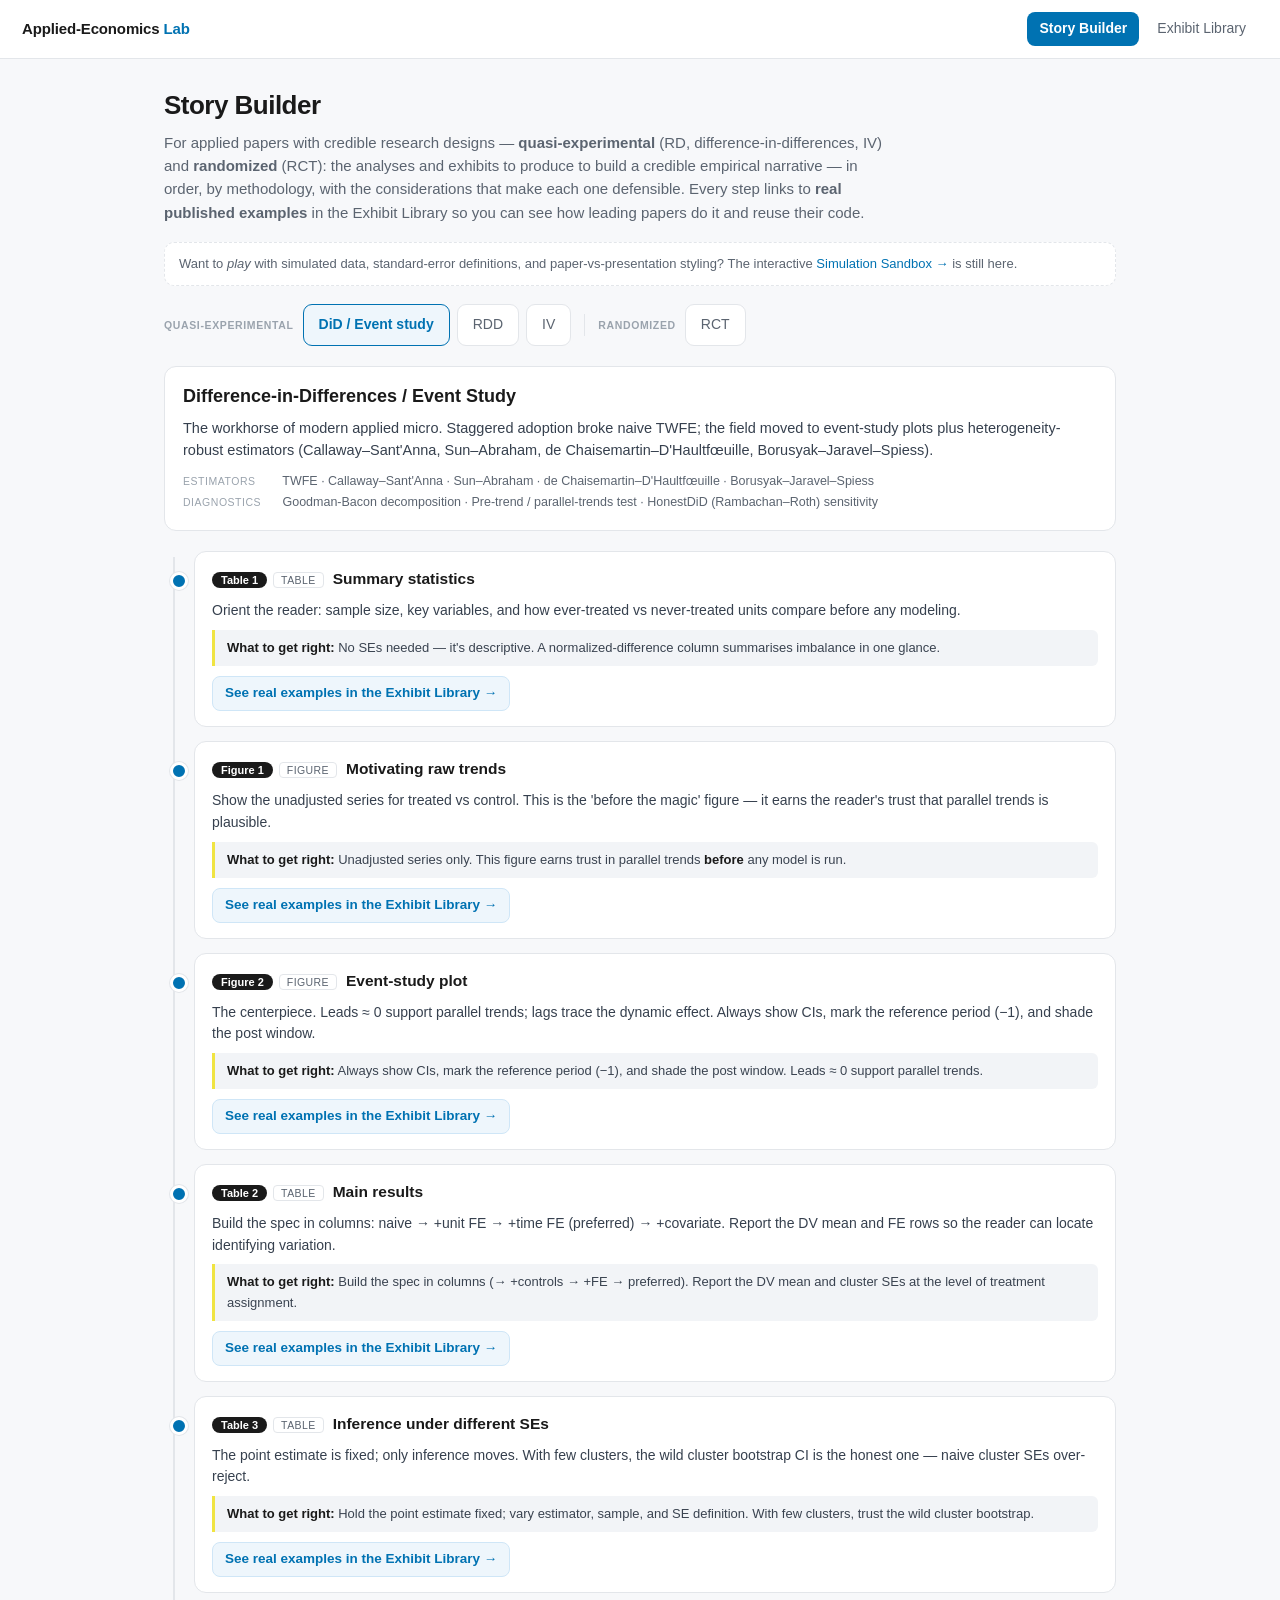
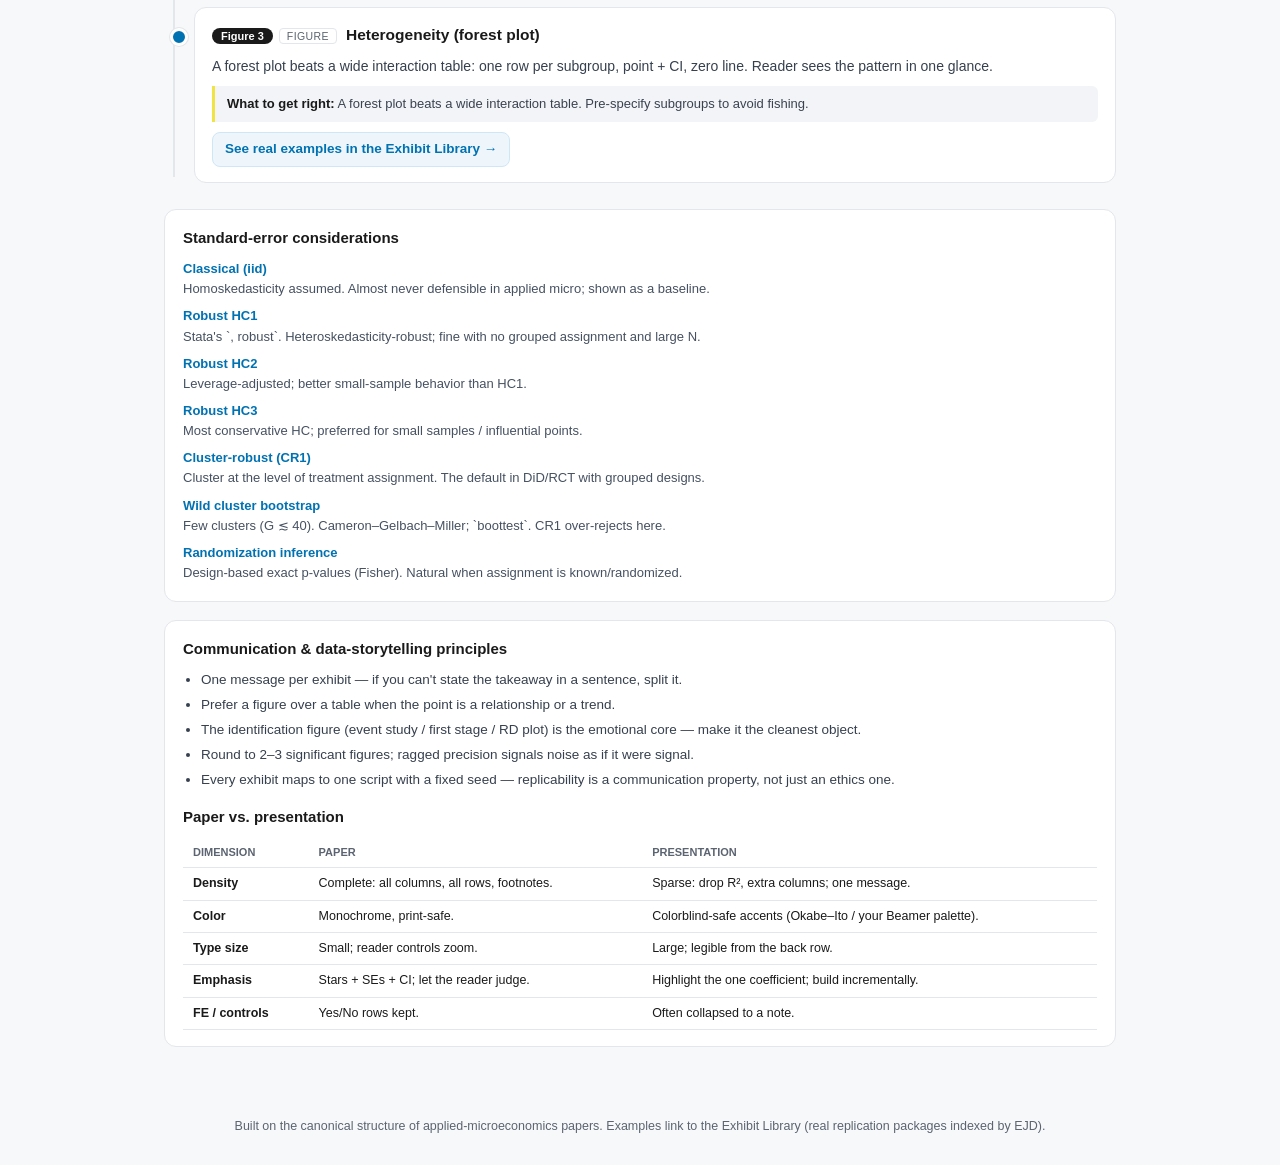
<file: index.html>
<!DOCTYPE html>
<html lang="en">
<head>
<meta charset="utf-8">
<meta name="viewport" content="width=device-width, initial-scale=1">
<title>Story Builder · Applied-Economics Lab</title>
<style>
  :root{
    --blue:#0072B2; --green:#009E73; --orange:#D55E00; --yellow:#F0E442;
    --ink:#1a1a1a; --mut:#5b6470; --line:#e3e6ea; --bg:#f7f8fa; --card:#fff; --panel:#f2f4f7;
    --warn:#8a5400; --warnbg:#fbf1df;
    --sans:-apple-system,BlinkMacSystemFont,"Segoe UI",Roboto,Helvetica,Arial,sans-serif;
    --mono:"SF Mono",ui-monospace,Menlo,Consolas,monospace; --maxw:1000px;
  }
  *{box-sizing:border-box} html{scroll-behavior:smooth}
  body{margin:0;font-family:var(--sans);color:var(--ink);background:var(--bg);font-size:15px;line-height:1.55}
  a{color:var(--blue);text-decoration:none} a:hover{text-decoration:underline}
  header.top{position:sticky;top:0;z-index:20;background:#fff;border-bottom:1px solid var(--line);display:flex;align-items:center;gap:14px;padding:12px 22px}
  header.top .brand{font-weight:700;letter-spacing:-.01em} header.top .brand span{color:var(--blue)}
  header.top nav{margin-left:auto;display:flex;gap:6px;font-size:14px}
  header.top nav a{color:var(--mut);padding:6px 12px;border-radius:8px}
  header.top nav a.active{color:#fff;background:var(--blue);font-weight:600}
  .wrap{max-width:var(--maxw);margin:0 auto;padding:24px}
  h1{font-size:26px;margin:2px 0 6px;letter-spacing:-.02em}
  .lede{color:var(--mut);font-size:15px;max-width:720px;margin:0 0 18px}
  .tabs{display:flex;flex-wrap:wrap;gap:7px;margin-bottom:20px;align-items:center}
  .tabs .fam{font-size:10.5px;text-transform:uppercase;letter-spacing:.06em;color:#9aa3ad;font-weight:600;margin-right:2px}
  .tabs .famsep{width:1px;height:22px;background:var(--line);margin:0 6px}
  .tabs button{border:1px solid var(--line);background:#fff;border-radius:9px;padding:9px 15px;font:inherit;font-size:14px;cursor:pointer;color:var(--mut)}
  .tabs button.active{border-color:var(--blue);background:#eef6fc;color:var(--blue);font-weight:600}
  .methhead{background:#fff;border:1px solid var(--line);border-radius:12px;padding:16px 18px;margin-bottom:20px}
  .methhead h2{margin:0 0 6px;font-size:18px}
  .methhead p{margin:0 0 10px;color:#36404e;font-size:14.5px}
  .methhead .ml{font-size:10.5px;text-transform:uppercase;letter-spacing:.05em;color:#9aa3ad;min-width:96px;display:inline-block}
  .methhead .mrow{font-size:12.5px;color:var(--mut);margin:2px 0}
  .arc{position:relative;margin:0 0 26px;padding-left:30px}
  .arc::before{content:"";position:absolute;left:9px;top:6px;bottom:6px;width:2px;background:var(--line)}
  .step{position:relative;background:#fff;border:1px solid var(--line);border-radius:12px;padding:15px 17px;margin-bottom:14px}
  .step::before{content:"";position:absolute;left:-25px;top:20px;width:12px;height:12px;border-radius:50%;background:var(--blue);border:3px solid #fff;box-shadow:0 0 0 1px var(--line)}
  .step .pos{font-size:11px;font-weight:700;color:#fff;background:var(--ink);padding:2px 9px;border-radius:20px}
  .step .typ{font-size:10.5px;text-transform:uppercase;letter-spacing:.04em;color:var(--mut);border:1px solid var(--line);padding:1px 7px;border-radius:4px;margin-left:6px}
  .step h3{display:inline;font-size:15.5px;margin:0 0 0 9px}
  .step .why{color:#36404e;font-size:14px;margin:9px 0 8px}
  .step .cons{background:var(--panel);border-left:3px solid var(--yellow);border-radius:0 6px 6px 0;padding:8px 12px;font-size:13px;color:#3a4350;margin:0 0 10px}
  .step .cons b{color:var(--ink)}
  .step .seealso{display:inline-flex;align-items:center;gap:6px;font-size:13.5px;font-weight:600;background:#eef6fc;color:var(--blue);border:1px solid #cfe6f7;border-radius:8px;padding:6px 12px}
  .panel{background:#fff;border:1px solid var(--line);border-radius:12px;padding:16px 18px;margin-bottom:18px}
  .panel h2{font-size:15px;margin:0 0 10px}
  dl.se{font-size:13px;margin:0} dl.se dt{font-weight:600;color:var(--blue);margin-top:7px} dl.se dd{margin:0 0 2px;color:#465161}
  .pv{width:100%;border-collapse:collapse;font-size:12.5px} .pv th,.pv td{text-align:left;padding:6px 10px;border-bottom:1px solid var(--line);vertical-align:top}
  .pv th{color:var(--mut);font-weight:600;text-transform:uppercase;font-size:11px} .pv td:first-child{font-weight:600}
  ul.gen{margin:0;padding-left:18px;font-size:13.5px;color:#36404e} ul.gen li{margin:4px 0}
  .sandbox-note{font-size:13px;color:var(--mut);background:#fff;border:1px dashed var(--line);border-radius:10px;padding:11px 14px;margin-bottom:18px}
  footer{color:var(--mut);font-size:12.5px;text-align:center;padding:28px 0}
</style>
</head>
<body>
<header class="top">
  <div class="brand">Applied-Economics <span>Lab</span></div>
  <nav>
    <a href="index.html" class="active">Story Builder</a>
    <a href="library.html">Exhibit Library</a>
  </nav>
</header>

<div class="wrap">
  <h1>Story Builder</h1>
  <p class="lede">For applied papers with credible research designs — <strong>quasi-experimental</strong> (RD, difference-in-differences, IV) and <strong>randomized</strong> (RCT): the analyses and exhibits to produce to build a credible empirical narrative — in order, by methodology, with the considerations that make each one defensible. Every step links to <strong>real published examples</strong> in the Exhibit Library so you can see how leading papers do it and reuse their code.</p>

  <div class="sandbox-note">Want to <em>play</em> with simulated data, standard-error definitions, and paper-vs-presentation styling? The interactive <a href="sandbox.html">Simulation Sandbox →</a> is still here.</div>

  <div class="tabs" id="tabs"></div>
  <div id="methhead"></div>
  <div class="arc" id="arc"></div>

  <div class="panel" id="sePanel"></div>
  <div class="panel" id="storyPanel"></div>
</div>

<footer>Built on the canonical structure of applied-microeconomics papers. Examples link to the Exhibit Library (real replication packages indexed by EJD).</footer>

<script src="js/taxonomy.js"></script>
<script>
const T=window.TAXONOMY;
const FAMILY=[["Quasi-experimental",["did","rdd","iv"]],["Randomized",["rct"]]];
const NAMES={did:"DiD / Event study",rdd:"RDD",iv:"IV",rct:"RCT"};
const METHOD_TAG={did:"Difference-in-differences",rct:"RCT / experiment",iv:"IV / 2SLS",rdd:"Regression discontinuity"};
const ROLE_Q={summary:"",balance:"balance",robustness:"robustness",heterogeneity:"heterogeneity",rctHet:"heterogeneity",attrition:"attrition",firststage:"first stage",rdplot:"discontinuit"};
const CONS={
  summary:"No SEs needed — it's descriptive. A normalized-difference column summarises imbalance in one glance.",
  trends:"Unadjusted series only. This figure earns trust in parallel trends <b>before</b> any model is run.",
  eventstudy:"Always show CIs, mark the reference period (−1), and shade the post window. Leads ≈ 0 support parallel trends.",
  main:"Build the spec in columns (→ +controls → +FE → preferred). Report the DV mean and cluster SEs at the level of treatment assignment.",
  robustness:"Hold the point estimate fixed; vary estimator, sample, and SE definition. With few clusters, trust the wild cluster bootstrap.",
  heterogeneity:"A forest plot beats a wide interaction table. Pre-specify subgroups to avoid fishing.",
  balance:"Control/treatment means, normalized differences (flag |ND|>0.25), and a joint F-test — the reader is checking randomization 'took'.",
  itt:"ITT first (unadjusted → +covariates → +strata FE); report LATE under non-compliance and the control mean.",
  attrition:"Test differential attrition by arm; if non-zero, bound the effect (Lee bounds) rather than ignore it.",
  rctHet:"Pre-specified subgroups only; a forest plot keeps you honest about how many cuts you took.",
  firststage:"Show the first-stage F / effective F. A weak first stage is a fatal flaw shown honestly, not hidden.",
  ivmain:"Put OLS next to 2SLS — the gap is the story. Use weak-IV-robust CIs (Anderson–Rubin) when F is low.",
  rdplot:"Binned means + a low-order polynomial; don't over-smooth. Pair with a density (McCrary) manipulation test.",
  rdmain:"Show estimates across bandwidths and polynomial orders, with robust bias-corrected SEs (CCT).",
};
let active="did";

function libLink(mk,ex){
  const p=new URLSearchParams();
  if(METHOD_TAG[mk]) p.set("tag",METHOD_TAG[mk]);
  if(ex.type==="figure") p.set("kind","figure"); else if(ex.type==="table") p.set("kind","table");
  if(ROLE_Q[ex.id]) p.set("q",ROLE_Q[ex.id]);
  return "library.html?"+p.toString();
}
function esc(s){return String(s).replace(/&/g,"&amp;").replace(/</g,"&lt;").replace(/>/g,"&gt;");}

function renderTabs(){
  document.getElementById("tabs").innerHTML=FAMILY.map(([fam,ks])=>
    `<span class="fam">${esc(fam)}</span>`+ks.map(k=>
      `<button data-k="${k}" class="${k===active?'active':''}">${esc(NAMES[k])}</button>`).join("")
  ).join('<span class="famsep"></span>');
  document.querySelectorAll("#tabs button").forEach(b=>b.onclick=()=>{active=b.dataset.k;render();});
}
function render(){
  renderTabs();
  const m=T.methodologies[active];
  document.getElementById("methhead").innerHTML=
    `<div class="methhead"><h2>${esc(m.name)}</h2><p>${esc(m.blurb)}</p>
      <div class="mrow"><span class="ml">Estimators</span> ${esc(m.estimators.join(" · "))}</div>
      <div class="mrow"><span class="ml">Diagnostics</span> ${esc((m.diagnostics||[]).join(" · "))}</div></div>`;
  document.getElementById("arc").innerHTML=m.exhibits.map(ex=>{
    const cons=CONS[ex.id]?`<div class="cons"><b>What to get right:</b> ${CONS[ex.id]}</div>`:"";
    return `<div class="step">
      <span class="pos">${esc(ex.n)}</span><span class="typ">${esc(ex.type)}</span><h3>${esc(ex.title)}</h3>
      <div class="why">${esc(ex.story)}</div>
      ${cons}
      <a class="seealso" href="${libLink(active,ex)}">See real examples in the Exhibit Library →</a>
    </div>`;
  }).join("");
  // SE considerations
  document.getElementById("sePanel").innerHTML=
    `<h2>Standard-error considerations</h2><dl class="se">${T.seGlossary.map(g=>`<dt>${esc(g.label)}</dt><dd>${esc(g.when)}</dd>`).join("")}</dl>`;
  // storytelling
  document.getElementById("storyPanel").innerHTML=
    `<h2>Communication &amp; data-storytelling principles</h2>
     <ul class="gen">${T.storytelling.general.map(s=>`<li>${esc(s)}</li>`).join("")}</ul>
     <h2 style="margin-top:14px">Paper vs. presentation</h2>
     <table class="pv"><thead><tr><th>Dimension</th><th>Paper</th><th>Presentation</th></tr></thead>
     <tbody>${T.storytelling.paperVsPresent.map(r=>`<tr><td>${esc(r[0])}</td><td>${esc(r[1])}</td><td>${esc(r[2])}</td></tr>`).join("")}</tbody></table>`;
}
render();
</script>
</body>
</html>
</file>
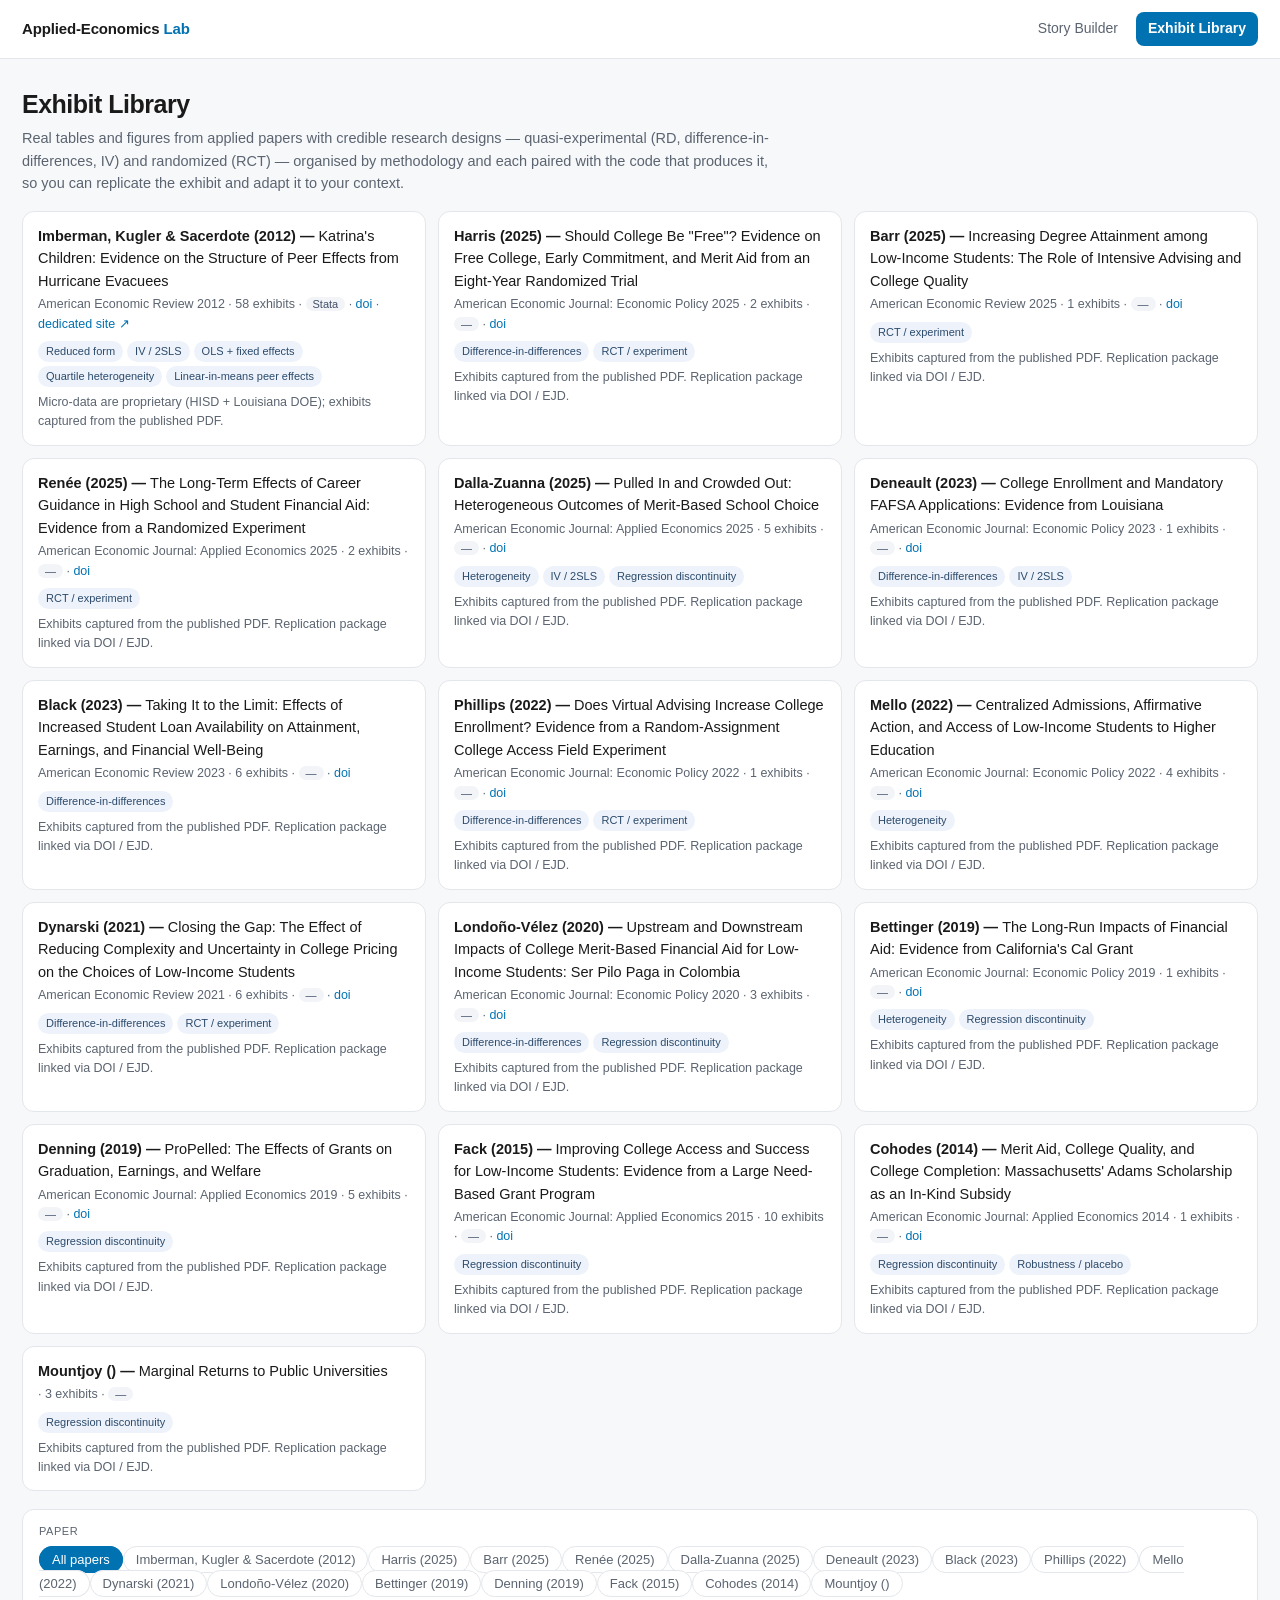
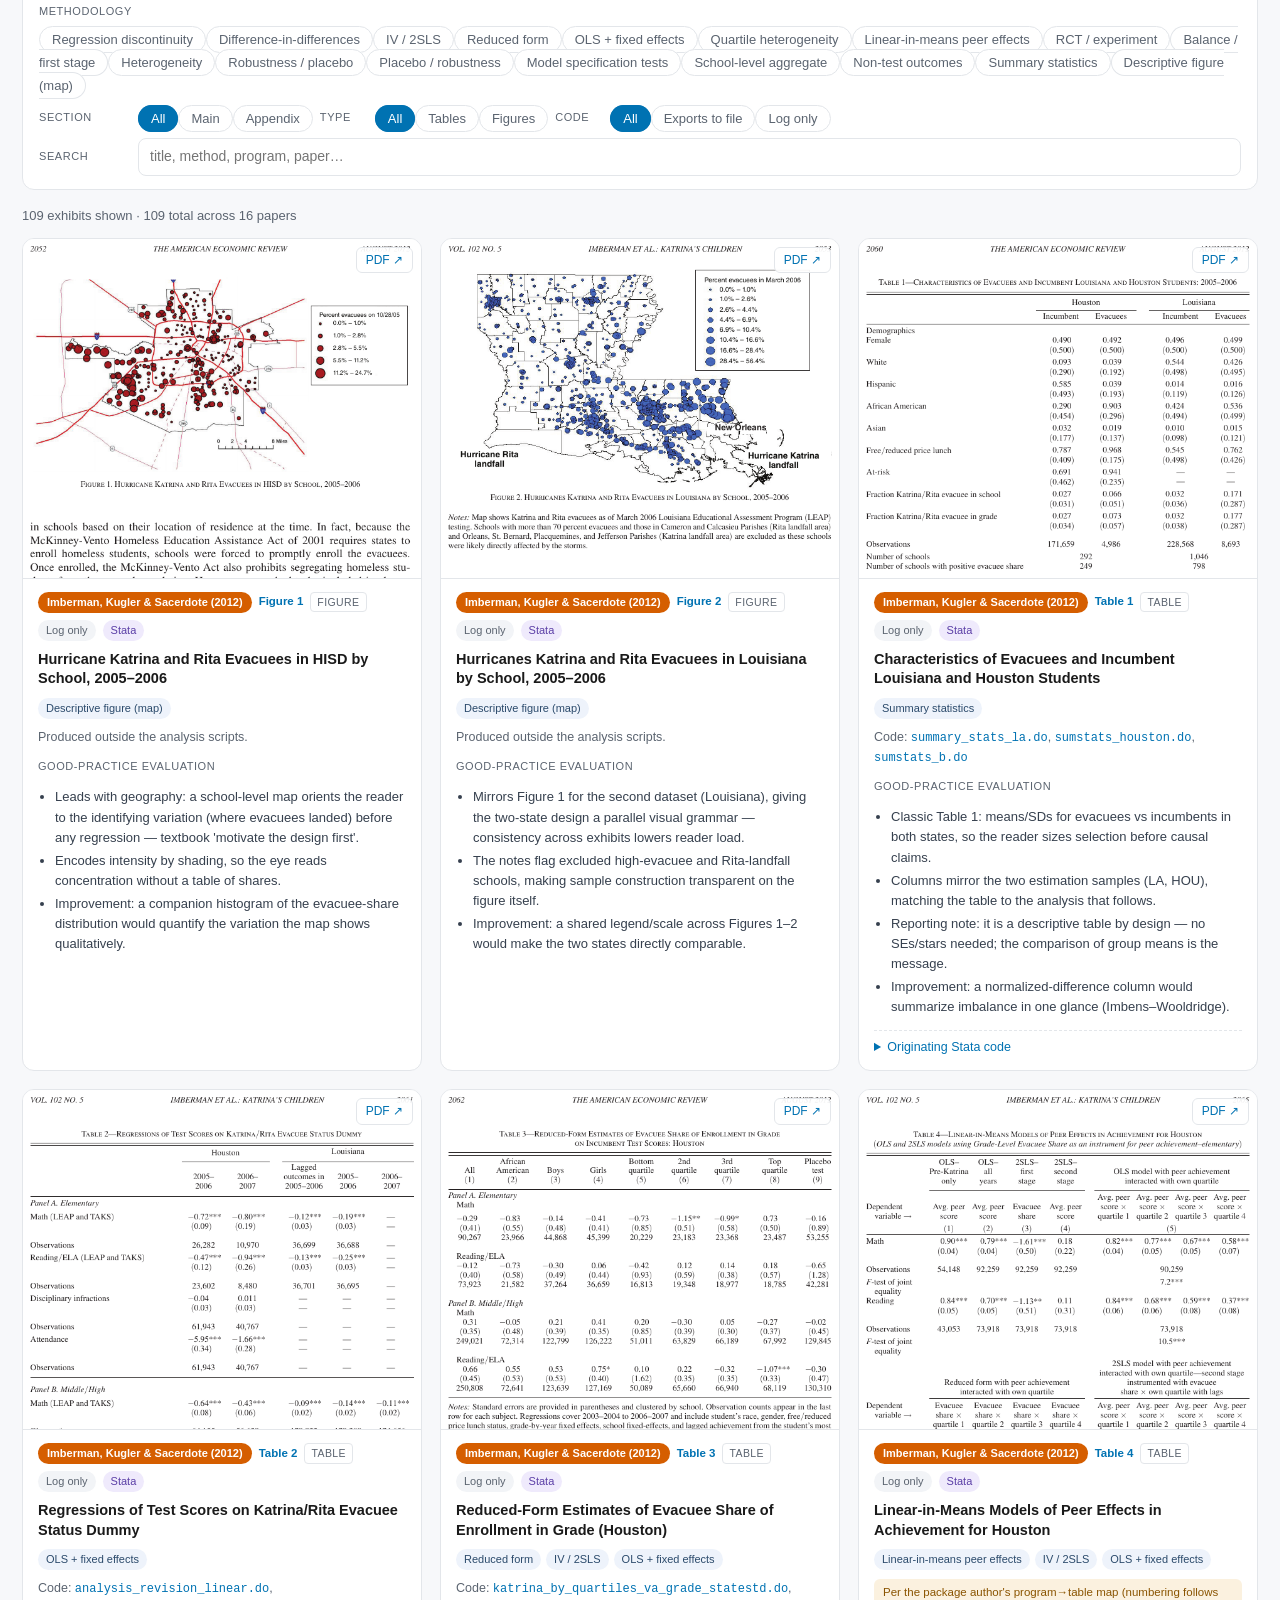
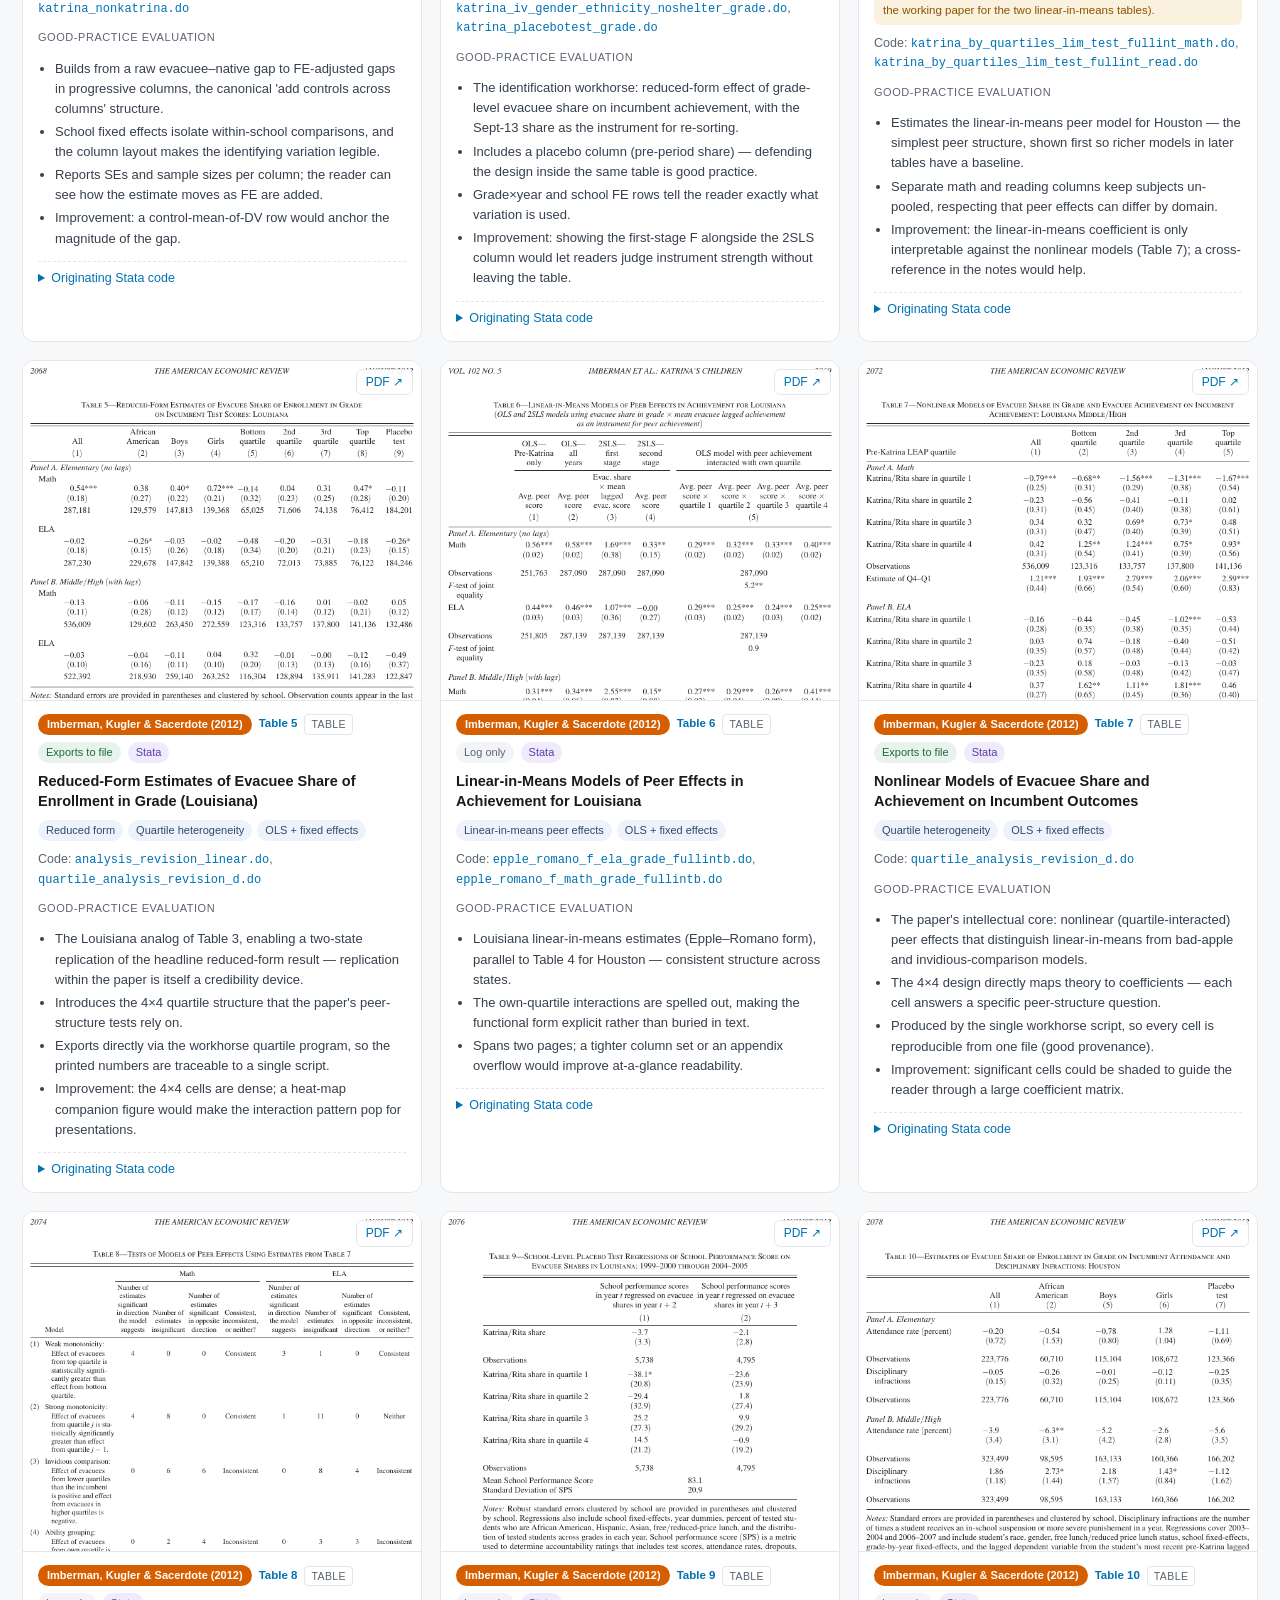
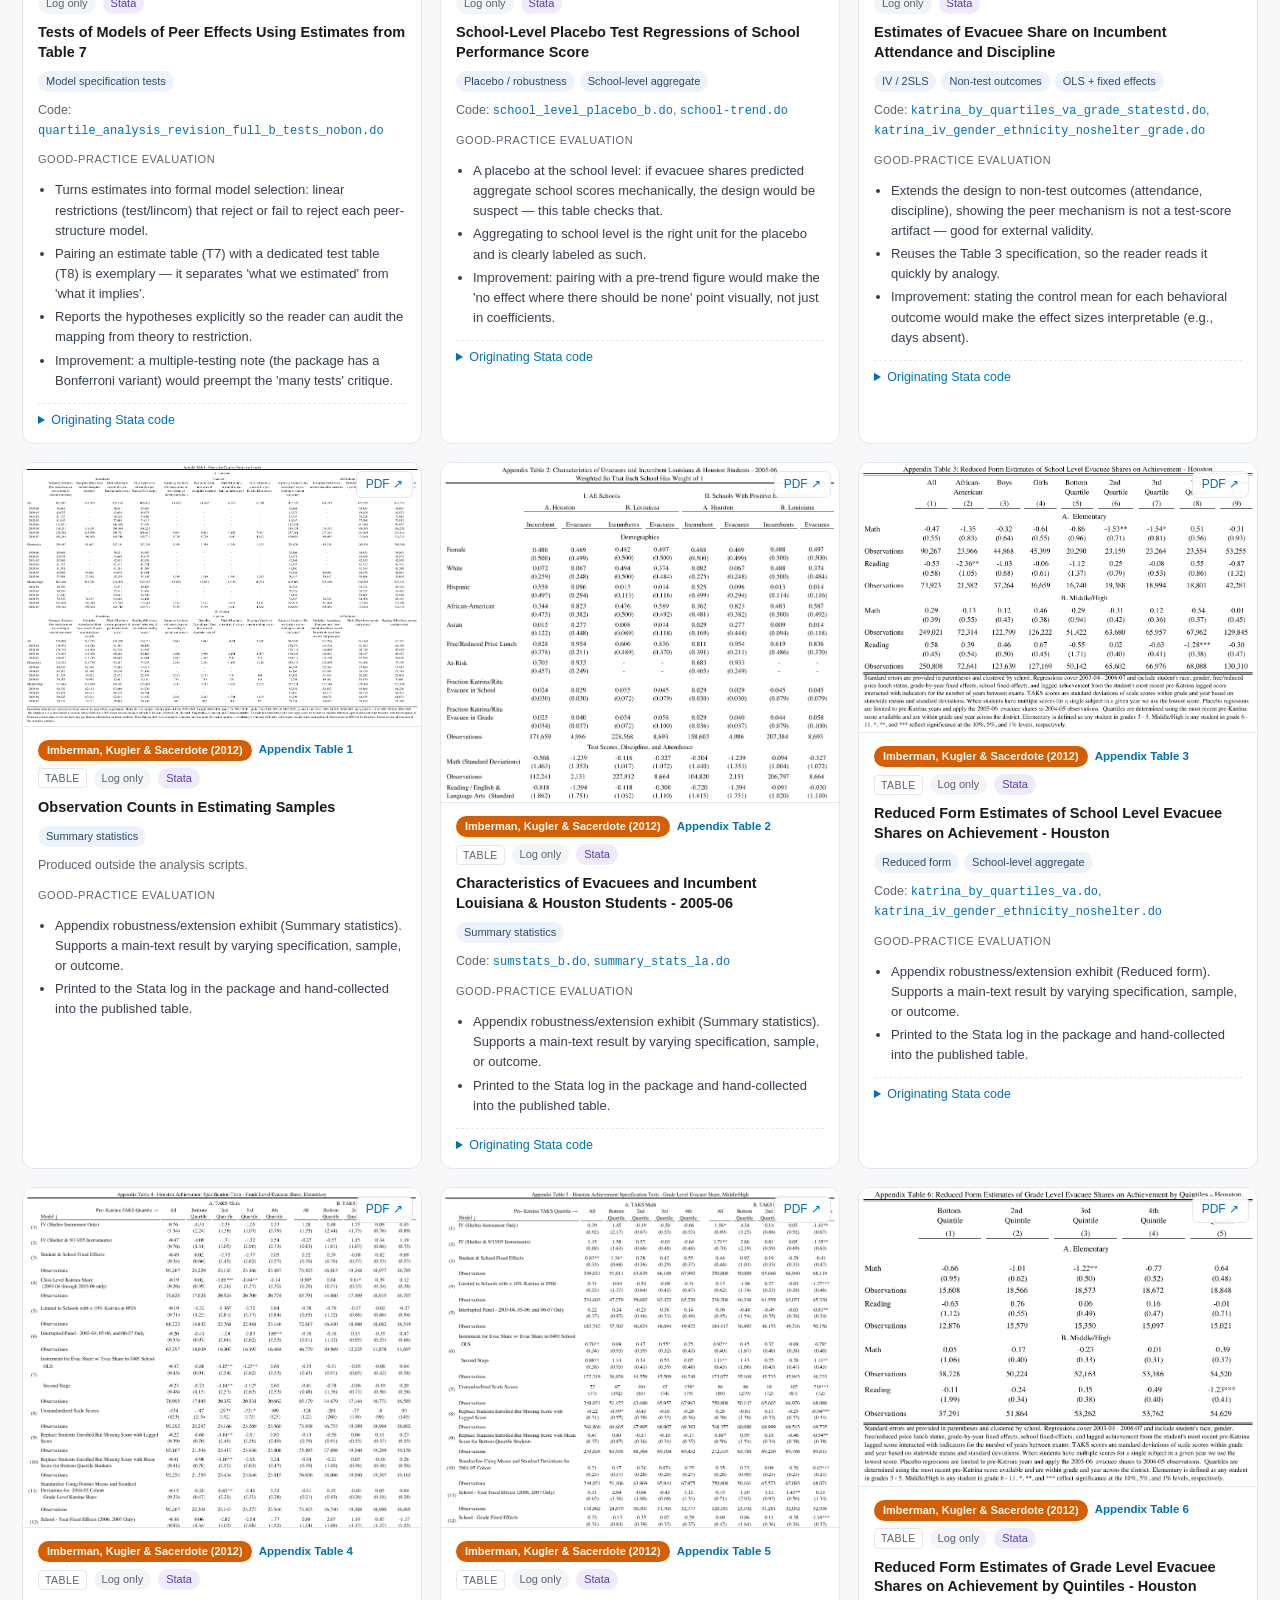
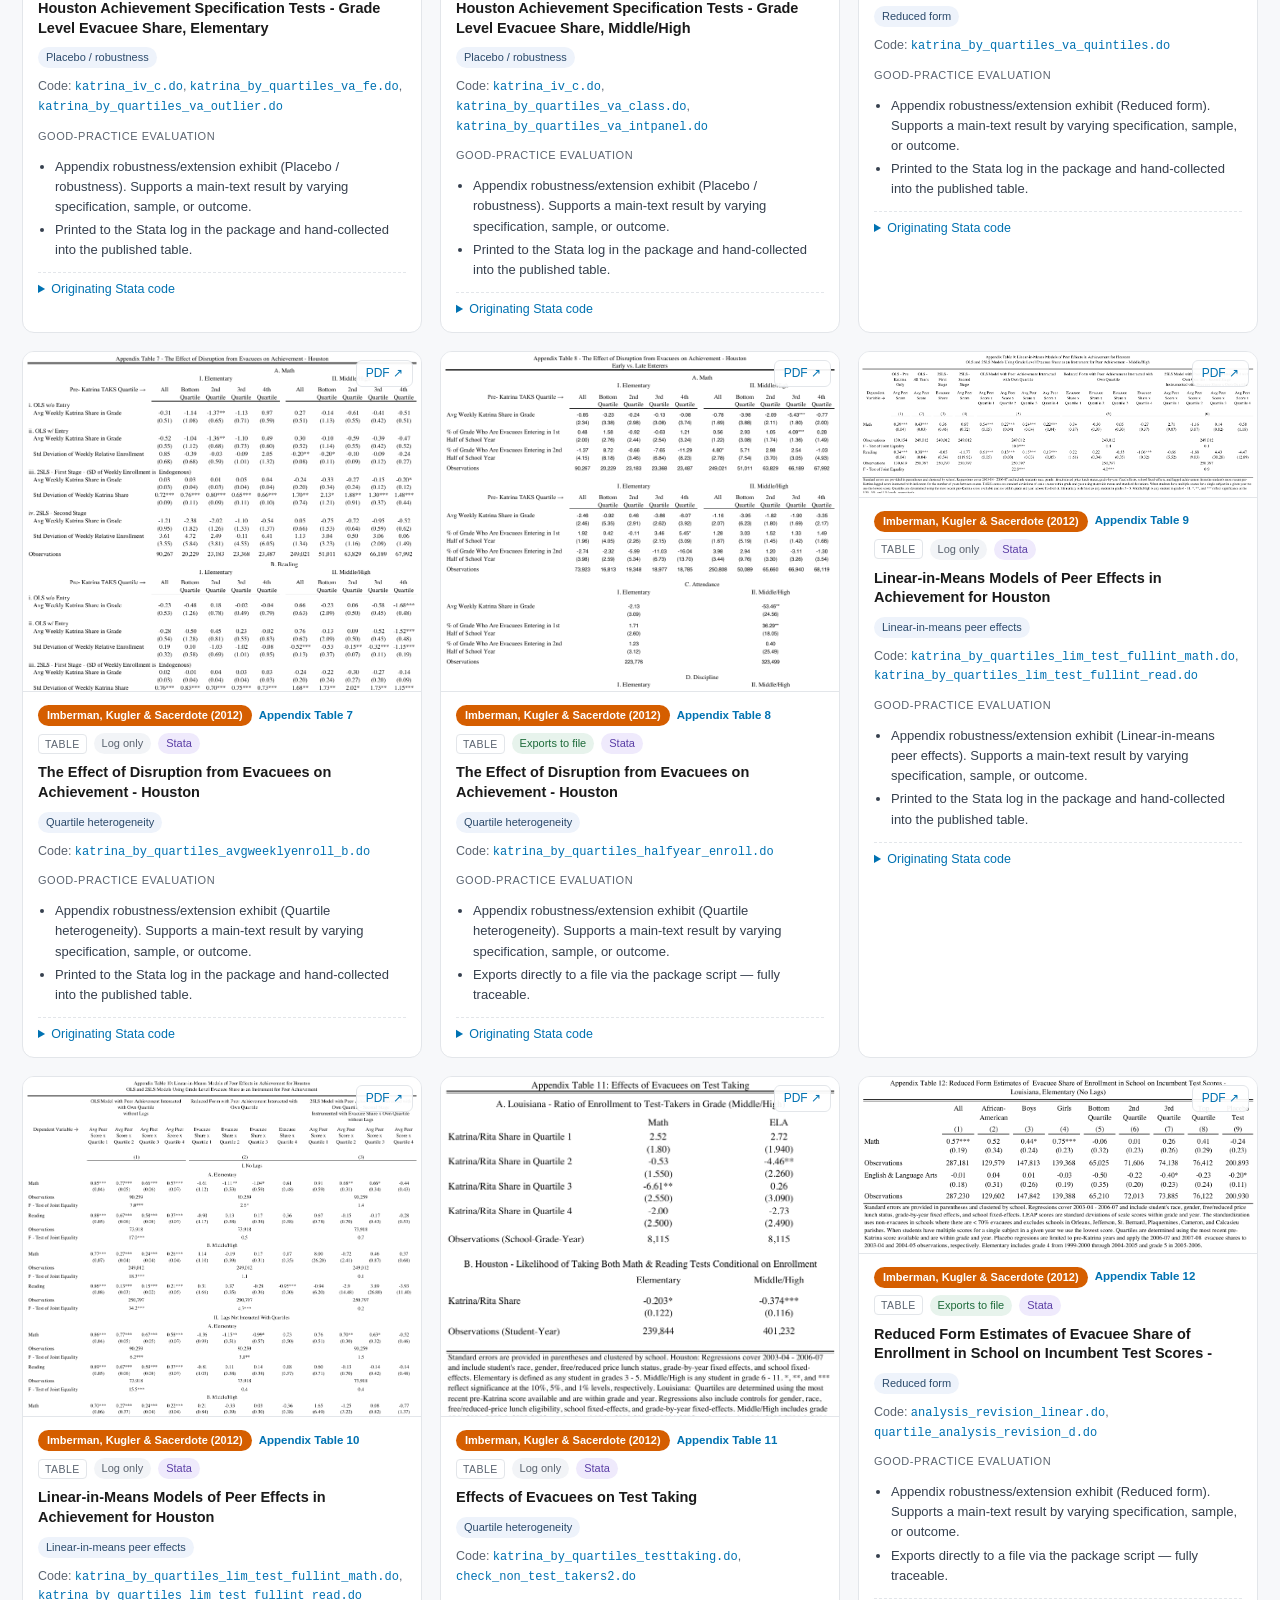
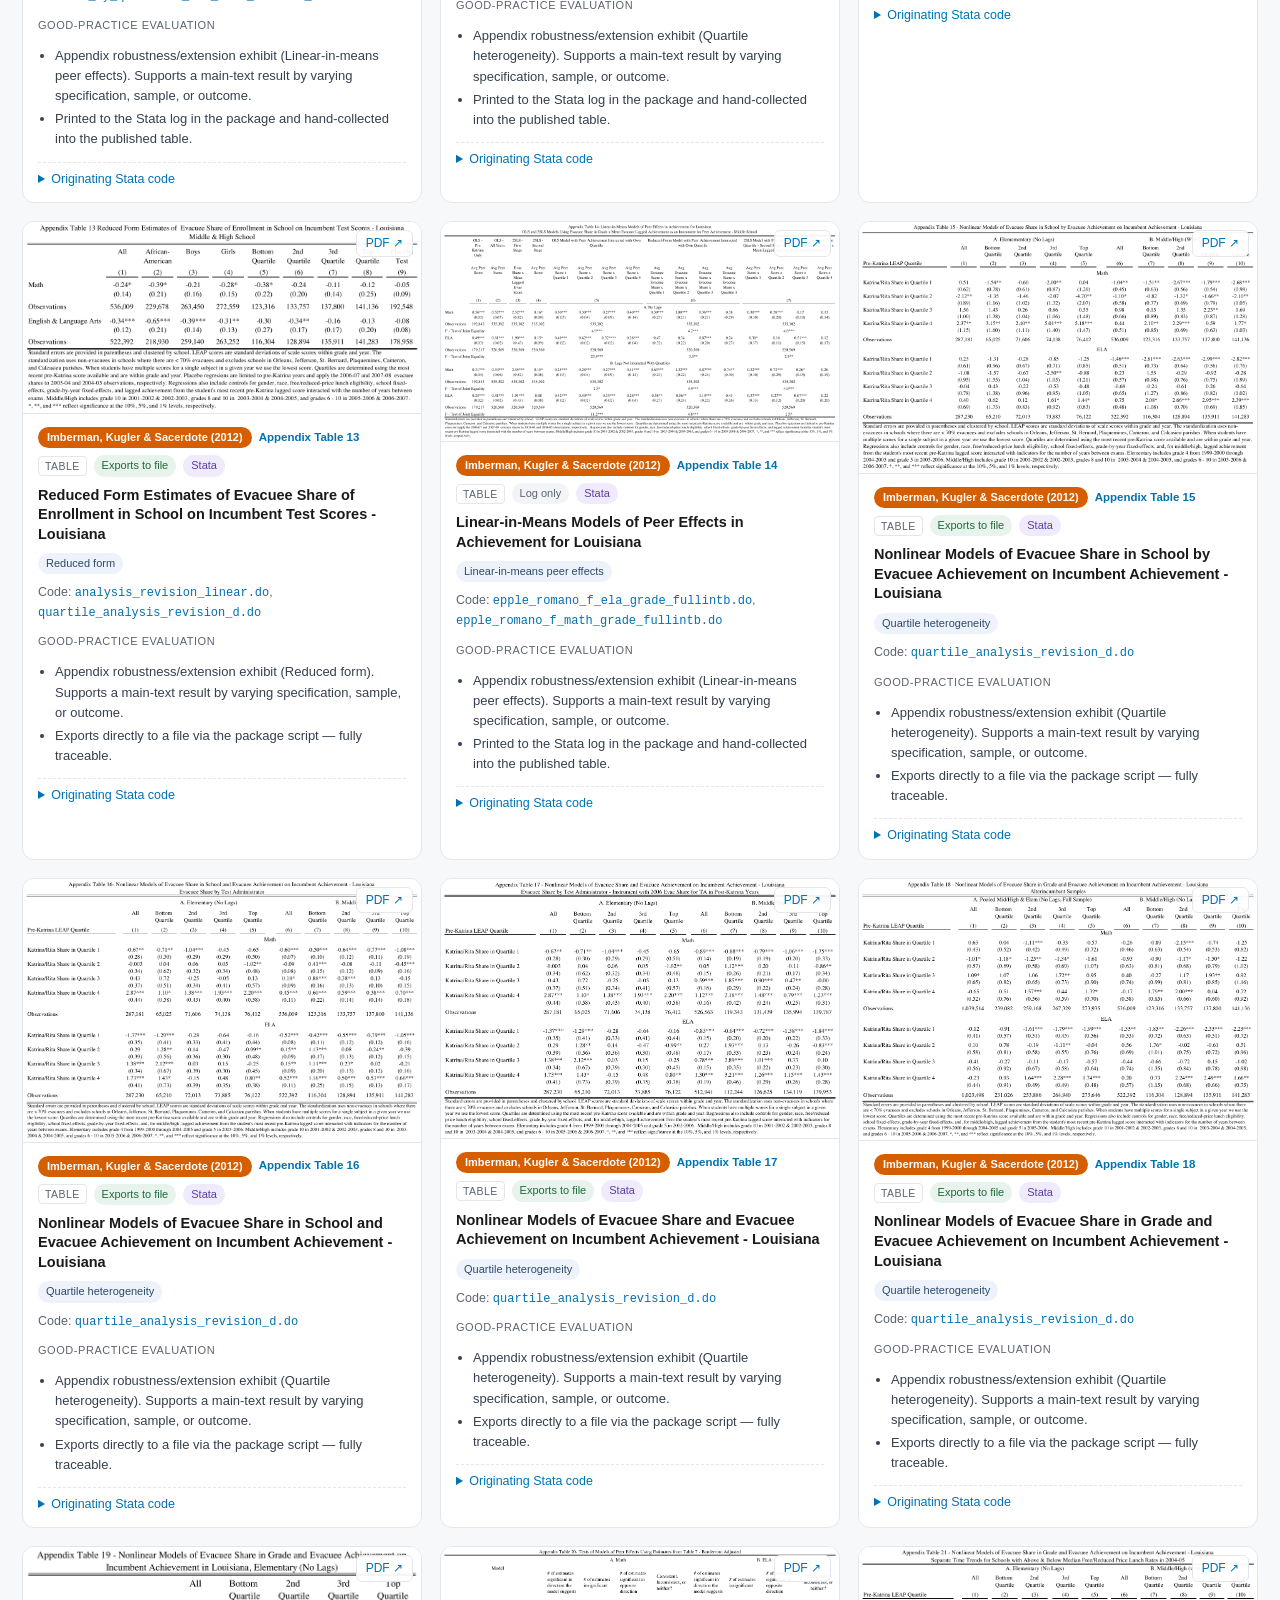
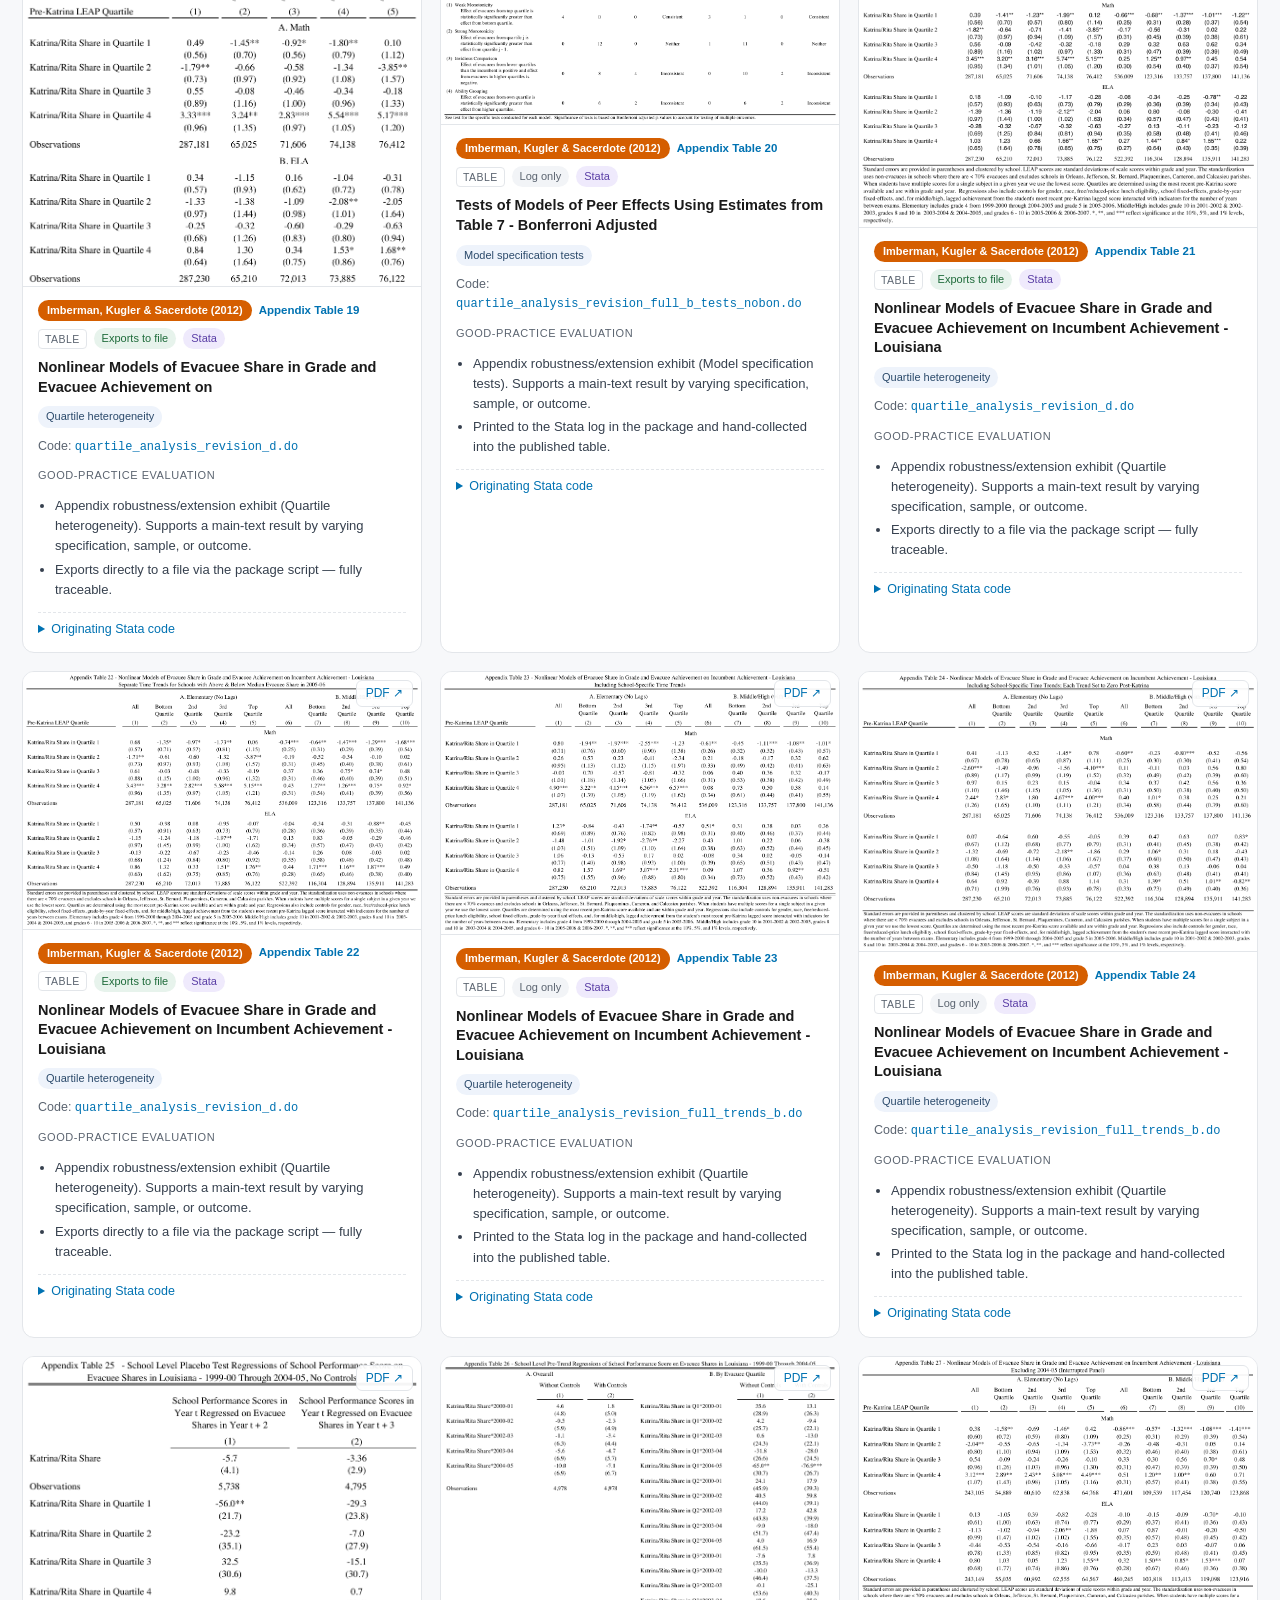
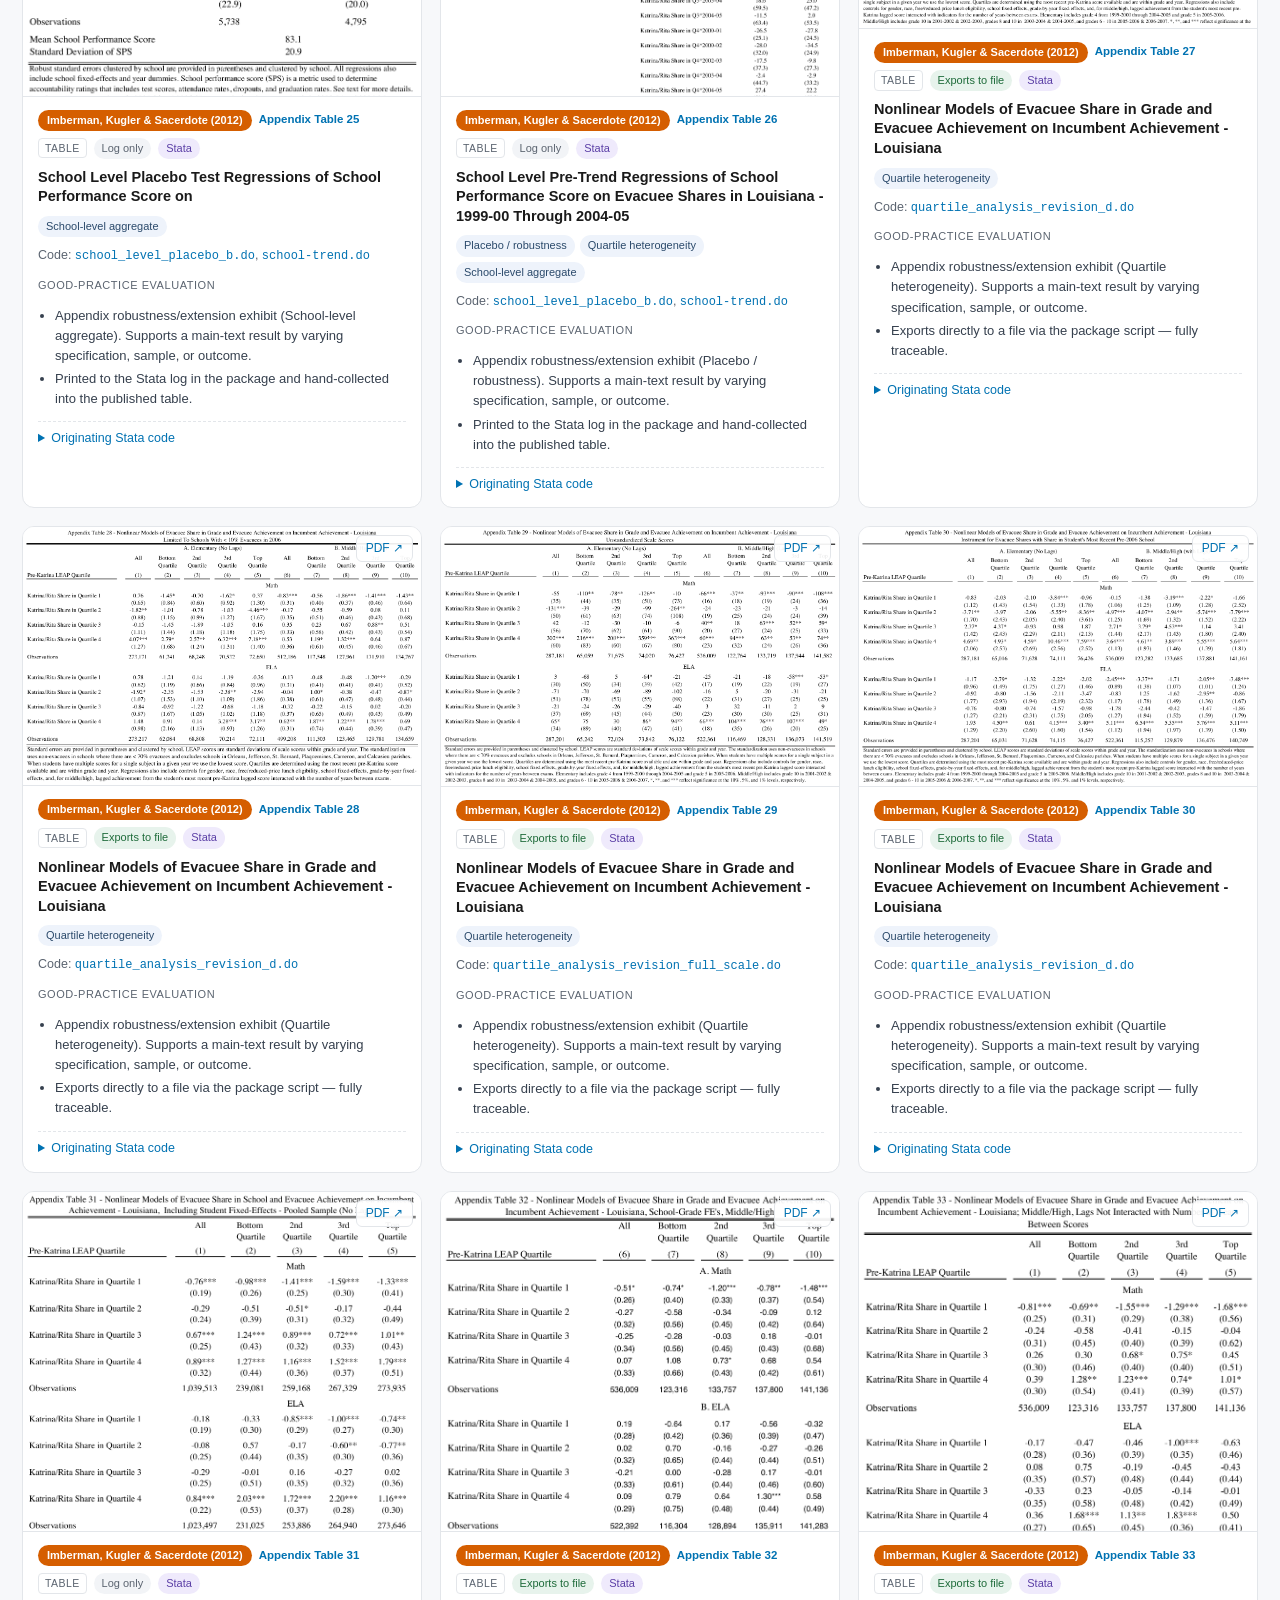
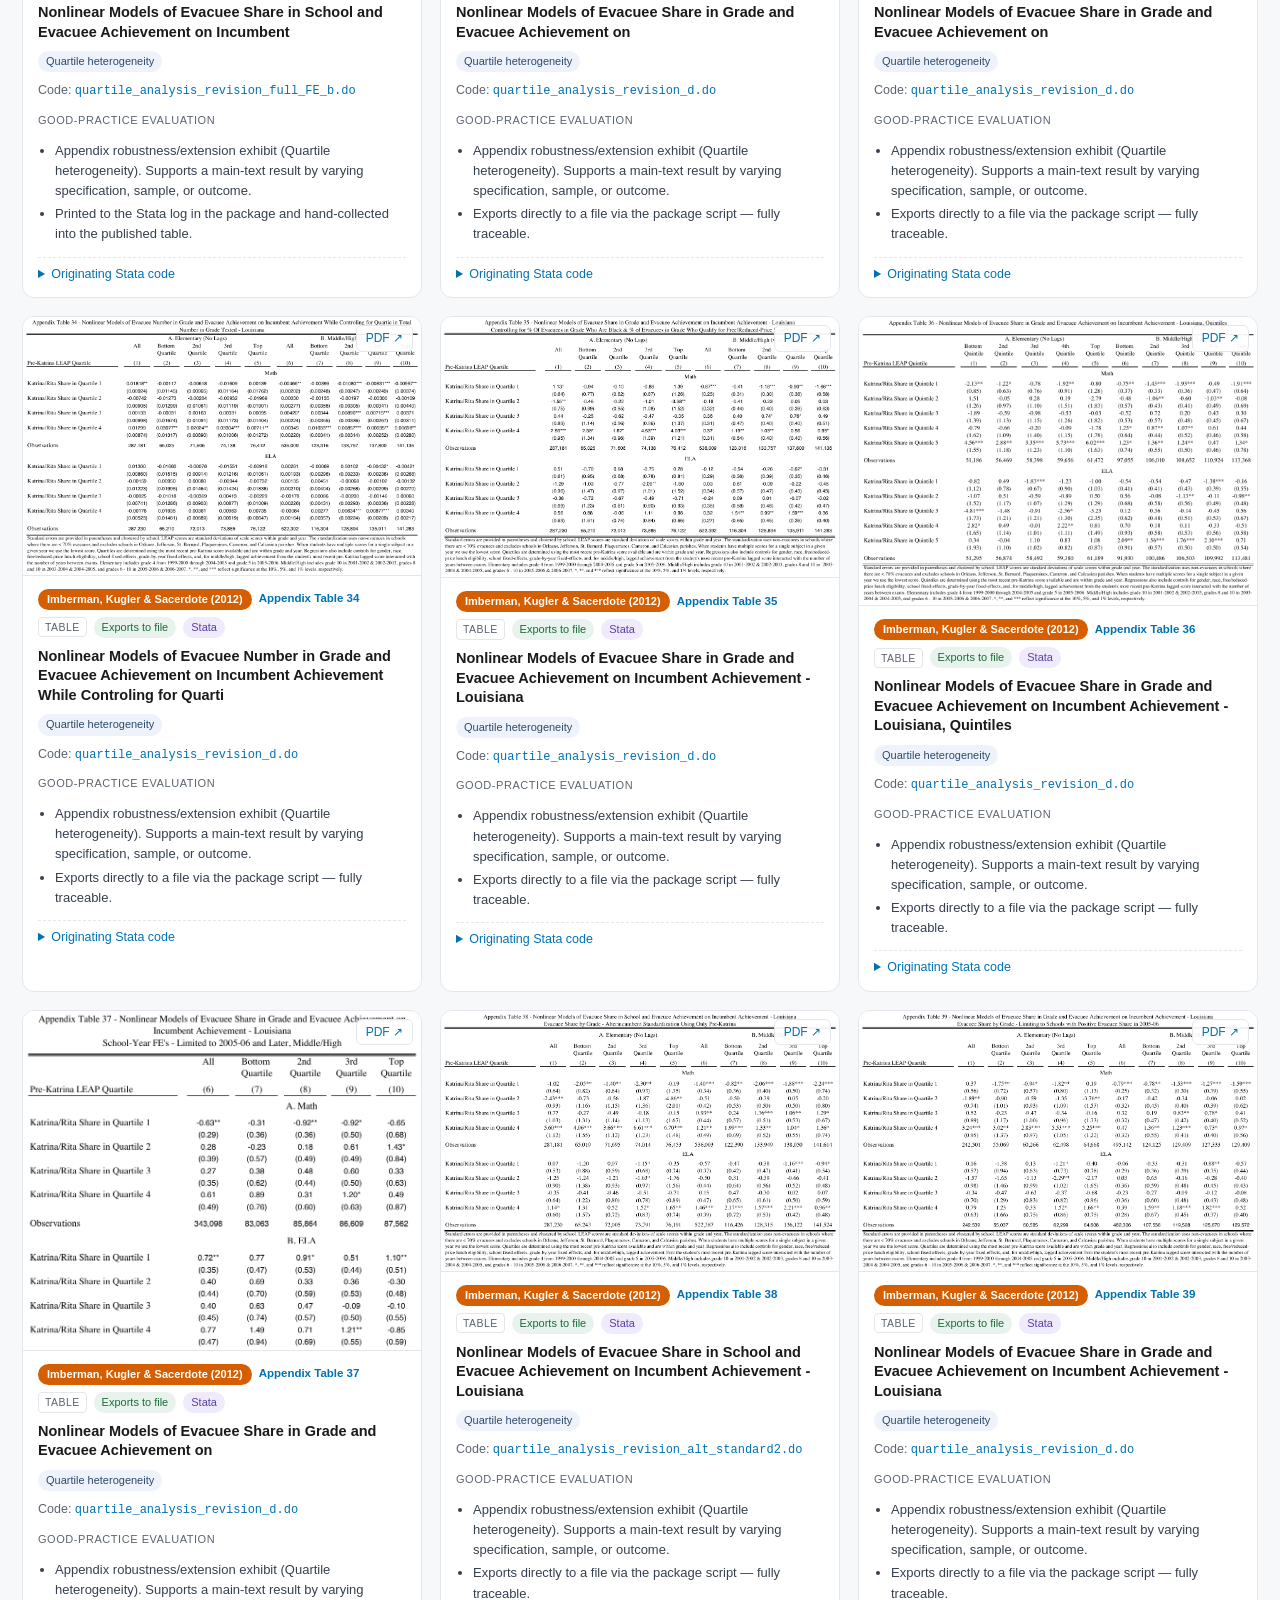
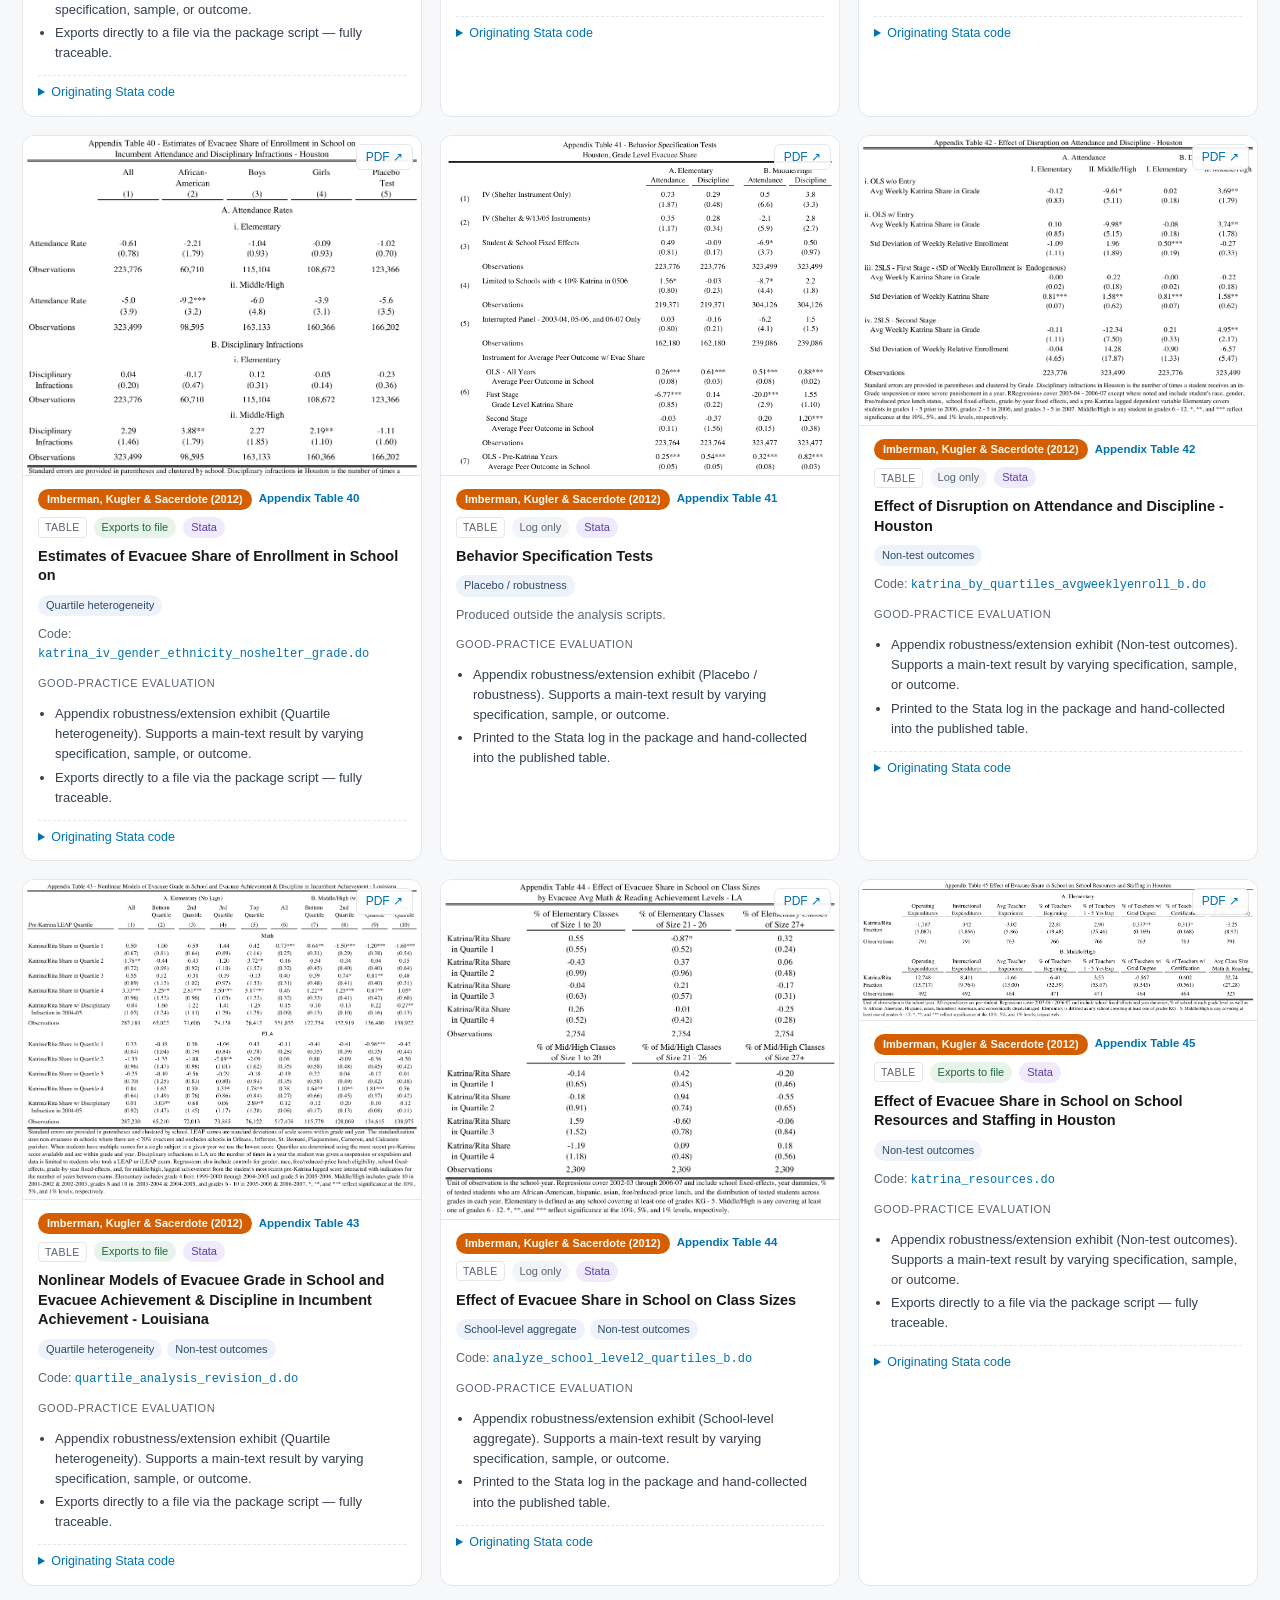
<file: library.html>
<!DOCTYPE html>
<html lang="en">
<head>
<meta charset="utf-8">
<meta name="viewport" content="width=device-width, initial-scale=1">
<title>Exhibit Library · Applied-Economics Lab</title>
<style>
  :root{
    --blue:#0072B2; --green:#009E73; --orange:#D55E00; --yellow:#F0E442;
    --ink:#1a1a1a; --mut:#5b6470; --line:#e3e6ea; --bg:#f7f8fa; --card:#fff;
    --panel:#f2f4f7; --ok:#1e6b3a; --okbg:#e7f3ec; --warn:#8a5400; --warnbg:#fbf1df;
    --mono:"SF Mono",ui-monospace,Menlo,Consolas,monospace;
    --sans:-apple-system,BlinkMacSystemFont,"Segoe UI",Roboto,Helvetica,Arial,sans-serif;
    --maxw:1280px;
  }
  *{box-sizing:border-box} html{scroll-behavior:smooth}
  body{margin:0;font-family:var(--sans);color:var(--ink);background:var(--bg);font-size:15px;line-height:1.55}
  a{color:var(--blue);text-decoration:none} a:hover{text-decoration:underline}
  header.top{position:sticky;top:0;z-index:20;background:#fff;border-bottom:1px solid var(--line);
    display:flex;align-items:center;gap:14px;padding:12px 22px}
  header.top .brand{font-weight:700;letter-spacing:-.01em}
  header.top .brand span{color:var(--blue)}
  header.top nav{margin-left:auto;display:flex;gap:6px;font-size:14px}
  header.top nav a{color:var(--mut);padding:6px 12px;border-radius:8px}
  header.top nav a.active{color:#fff;background:var(--blue);font-weight:600}
  .wrap{max-width:var(--maxw);margin:0 auto;padding:22px}
  h1{font-size:25px;margin:4px 0 4px;letter-spacing:-.02em}
  .blurb{color:var(--mut);font-size:14.5px;max-width:760px;margin:0 0 16px}
  /* paper strip */
  .papers{display:grid;grid-template-columns:repeat(auto-fill,minmax(330px,1fr));gap:12px;margin-bottom:18px}
  .pcard{border:1px solid var(--line);border-radius:12px;background:#fff;padding:13px 15px}
  .pcard h3{font-size:14.5px;margin:0 0 3px}
  .pcard .meta{font-size:12.5px;color:var(--mut)}
  .pcard .mtags{margin-top:7px;display:flex;flex-wrap:wrap;gap:4px}
  .pcard .lang{font-size:11px;background:var(--panel);color:#41506a;padding:1px 7px;border-radius:20px}
  /* filters */
  .filters{position:sticky;top:53px;z-index:10;background:#fff;border:1px solid var(--line);border-radius:12px;
    padding:13px 16px;margin-bottom:16px;display:grid;gap:9px}
  .frow{display:flex;flex-wrap:wrap;gap:7px;align-items:center}
  .frow .lbl{font-size:11px;text-transform:uppercase;letter-spacing:.05em;color:var(--mut);min-width:92px}
  .chip{border:1px solid var(--line);background:#fff;border-radius:20px;padding:5px 12px;font-size:13px;cursor:pointer;color:var(--mut)}
  .chip:hover{border-color:var(--blue)} .chip.on{background:var(--blue);border-color:var(--blue);color:#fff}
  #search{flex:1;min-width:200px;padding:7px 11px;border:1px solid var(--line);border-radius:8px;font:inherit;font-size:14px}
  .count{font-size:13px;color:var(--mut);margin:0 0 12px}
  .grid{display:grid;grid-template-columns:repeat(auto-fill,minmax(360px,1fr));gap:18px}
  .card{border:1px solid var(--line);border-radius:12px;overflow:hidden;background:#fff;display:flex;flex-direction:column}
  .thumb{background:var(--panel);border-bottom:1px solid var(--line);text-align:center;position:relative;max-height:340px;overflow:hidden}
  .thumb img{width:100%;display:block}
  .thumb .open{position:absolute;top:8px;right:8px;background:rgba(255,255,255,.92);border:1px solid var(--line);border-radius:6px;padding:3px 9px;font-size:12px}
  .cbody{padding:13px 15px;display:flex;flex-direction:column;gap:9px}
  .chead{display:flex;align-items:center;gap:7px;flex-wrap:wrap}
  .pbadge{font-size:11px;font-weight:700;color:#fff;background:var(--ink);padding:2px 9px;border-radius:20px}
  .pbadge.kapor{background:var(--green)} .pbadge.katrina{background:var(--orange)}
  .num{font-size:11.5px;font-weight:600;color:var(--blue)}
  .kind{font-size:10.5px;text-transform:uppercase;letter-spacing:.04em;color:var(--mut);border:1px solid var(--line);padding:1px 6px;border-radius:4px}
  .ctitle{font-size:14.5px;font-weight:600;margin:0;line-height:1.35}
  .tagrow{display:flex;flex-wrap:wrap;gap:5px}
  .tag{font-size:11px;background:#eef3fb;color:#2b4a6b;padding:2px 8px;border-radius:20px}
  .badge{font-size:11px;padding:2px 8px;border-radius:20px}
  .badge.exp{background:var(--okbg);color:var(--ok)} .badge.log{background:var(--panel);color:var(--mut)}
  .badge.lang{background:#efeafc;color:#5b3fa6}
  .evalh{font-size:11px;text-transform:uppercase;letter-spacing:.05em;color:var(--mut);margin:2px 0 0}
  ul.eval{margin:0;padding-left:17px;font-size:13px;color:#36404e} ul.eval li{margin:3px 0}
  .progs{font-size:12.5px;color:var(--mut)} .progs a{font-family:var(--mono);font-size:12px}
  details.code{border-top:1px dashed var(--line);padding-top:7px}
  details.code summary{font-size:12.5px;color:var(--blue);cursor:pointer}
  details.code pre{background:#1e1e1e;color:#e8e8e8;padding:10px 12px;border-radius:7px;overflow-x:auto;font-family:var(--mono);font-size:11px;margin:7px 0 0;white-space:pre}
  .notemap{font-size:11.5px;color:var(--warn);background:var(--warnbg);padding:5px 9px;border-radius:6px}
  footer{color:var(--mut);font-size:12.5px;text-align:center;padding:30px 0}
  @media(max-width:560px){.grid{grid-template-columns:1fr}}
</style>
</head>
<body>
<header class="top">
  <div class="brand">Applied-Economics <span>Lab</span></div>
  <nav>
    <a href="index.html">Story Builder</a>
    <a href="library.html" class="active">Exhibit Library</a>
  </nav>
</header>

<div class="wrap">
  <h1>Exhibit Library</h1>
  <p class="blurb" id="blurb"></p>

  <div class="papers" id="papers"></div>

  <div class="filters">
    <div class="frow"><span class="lbl">Paper</span><span id="fPaper"></span></div>
    <div class="frow"><span class="lbl">Methodology</span><span id="fTags"></span></div>
    <div class="frow"><span class="lbl">Section</span><span id="fSection"></span>
      <span class="lbl" style="min-width:48px">Type</span><span id="fKind"></span>
      <span class="lbl" style="min-width:48px">Code</span><span id="fExports"></span></div>
    <div class="frow"><span class="lbl">Search</span><input id="search" placeholder="title, method, program, paper…"></div>
  </div>

  <p class="count" id="count"></p>
  <div class="grid" id="grid"></div>
</div>

<footer id="foot"></footer>

<script>
const state={paper:"all",section:"all",kind:"all",exports:"all",tags:new Set(),q:""};
let LIB=null;
fetch("library/library.json").then(r=>r.json()).then(d=>{LIB=d;init();})
  .catch(e=>{document.getElementById("grid").innerHTML="<p>Could not load library.json ("+e+").</p>";});

function esc(s){return String(s).replace(/&/g,"&amp;").replace(/</g,"&lt;").replace(/>/g,"&gt;");}

function applyUrlParams(){
  const u=new URLSearchParams(location.search);
  if(u.get("paper")) state.paper=u.get("paper");
  if(u.get("section")) state.section=u.get("section");
  if(u.get("kind")) state.kind=u.get("kind");
  if(u.get("exports")) state.exports=u.get("exports");
  if(u.get("q")) state.q=u.get("q").toLowerCase();
  if(u.get("tag")) u.get("tag").split(",").forEach(t=>state.tags.add(t.trim()));
}

function init(){
  applyUrlParams();
  document.getElementById("blurb").textContent=LIB.blurb;
  document.getElementById("foot").textContent=LIB.source;
  // paper summary cards
  document.getElementById("papers").innerHTML=LIB.papers.map(p=>`
    <div class="pcard">
      <h3>${esc(p.short)} — <span style="font-weight:500">${esc(p.title)}</span></h3>
      <div class="meta">${esc(p.journal)} ${p.year} · ${p.n_exhibits} exhibits · <span class="lang">${esc(p.lang)}</span>
        ${p.doi?` · <a href="https://doi.org/${p.doi}" target="_blank">doi</a>`:""}
        ${p.site?` · <a href="${p.site}" target="_blank">dedicated site ↗</a>`:""}</div>
      <div class="mtags">${p.methods.map(m=>`<span class="tag">${esc(m)}</span>`).join("")}</div>
      <div class="meta" style="margin-top:6px">${esc(p.dataNote)}</div>
    </div>`).join("");
  // filters
  const paperOpts=[["all","All papers"]].concat(LIB.papers.map(p=>[p.id,p.short]));
  chips("fPaper",paperOpts,v=>state.paper=v,()=>state.paper);
  chips("fSection",[["all","All"],["main","Main"],["appendix","Appendix"]],v=>state.section=v,()=>state.section);
  chips("fKind",[["all","All"],["table","Tables"],["figure","Figures"]],v=>state.kind=v,()=>state.kind);
  chips("fExports",[["all","All"],["yes","Exports to file"],["no","Log only"]],v=>state.exports=v,()=>state.exports);
  const tb=document.getElementById("fTags");
  LIB.tags.forEach(t=>{const c=document.createElement("span");c.className="chip"+(state.tags.has(t)?" on":"");c.textContent=t;
    c.onclick=()=>{state.tags.has(t)?state.tags.delete(t):state.tags.add(t);c.classList.toggle("on");render();};tb.appendChild(c);});
  const sb=document.getElementById("search"); sb.value=state.q;
  sb.addEventListener("input",e=>{state.q=e.target.value.toLowerCase();render();});
  render();
}
function chips(id,opts,set,get){
  const box=document.getElementById(id);
  opts.forEach(([v,label])=>{const c=document.createElement("span");c.className="chip"+(get()===v?" on":"");c.textContent=label;
    c.onclick=()=>{set(v);[...box.children].forEach(x=>x.classList.remove("on"));c.classList.add("on");render();};box.appendChild(c);});
}
function match(e){
  if(state.paper!=="all"&&e.paper!==state.paper)return false;
  if(state.section!=="all"&&e.section!==state.section)return false;
  if(state.kind!=="all"&&e.kind!==state.kind)return false;
  if(state.exports==="yes"&&!e.exports)return false;
  if(state.exports==="no"&&e.exports)return false;
  if(state.tags.size&&!e.tags.some(t=>state.tags.has(t)))return false;
  if(state.q){const hay=(e.num+" "+e.title+" "+e.tags.join(" ")+" "+e.programs.map(p=>p.name).join(" ")+" "+e.paper).toLowerCase();
    if(!hay.includes(state.q))return false;}
  return true;
}
function paperShort(id){const p=LIB.papers.find(x=>x.id===id);return p?p.short:id;}
function render(){
  const items=LIB.exhibits.filter(match);
  document.getElementById("count").textContent=
    items.length+" exhibit"+(items.length!==1?"s":"")+" shown · "+LIB.exhibits.length+" total across "+LIB.papers.length+" papers";
  document.getElementById("grid").innerHTML=items.map(card).join("")||"<p>No exhibits match these filters.</p>";
}
function card(e){
  const tags=e.tags.map(t=>`<span class="tag">${esc(t)}</span>`).join("");
  const badge=e.exports?'<span class="badge exp">Exports to file</span>':'<span class="badge log">Log only</span>';
  const progs=e.programs.length
    ?`<div class="progs">Code: ${e.programs.map(p=>`<a href="${p.url}" target="_blank">${esc(p.name)}</a>`).join(", ")}</div>`
    :(e.packageUrl||e.ejdUrl
      ?`<div class="progs">Code: ${e.packageUrl?`<a href="${e.packageUrl}" target="_blank">replication package ↗</a>`:""}${e.packageUrl&&e.ejdUrl?" · ":""}${e.ejdUrl?`<a href="${e.ejdUrl}" target="_blank">find on EJD ↗</a>`:""}</div>`
      :`<div class="progs">Produced outside the analysis scripts.</div>`);
  const evalHtml=`<p class="evalh">Good-practice evaluation</p><ul class="eval">${e.evaluation.map(x=>`<li>${esc(x)}</li>`).join("")}</ul>`;
  const code=e.snippet?`<details class="code"><summary>Originating ${esc(e.lang)} code</summary><pre>${esc(e.snippet)}</pre></details>`:"";
  const noteMap=e.noteMap?`<div class="notemap">${esc(e.noteMap)}</div>`:"";
  const pcls=e.paper.split("-")[0];
  return `<article class="card">
    <div class="thumb"><a href="${e.pdf}" target="_blank"><img loading="lazy" src="${e.png}" alt="${esc(e.num)}"></a>
      <a class="open" href="${e.pdf}" target="_blank">PDF ↗</a></div>
    <div class="cbody">
      <div class="chead"><span class="pbadge ${pcls}">${esc(paperShort(e.paper))}</span>
        <span class="num">${esc(e.num)}</span><span class="kind">${esc(e.kind)}</span>${badge}
        ${e.lang&&e.lang!=="—"?`<span class="badge lang">${esc(e.lang)}</span>`:""}</div>
      <p class="ctitle">${esc(e.title)}</p>
      <div class="tagrow">${tags}</div>
      ${noteMap}${progs}${evalHtml}${code}
    </div>
  </article>`;
}
</script>
</body>
</html>
</file>
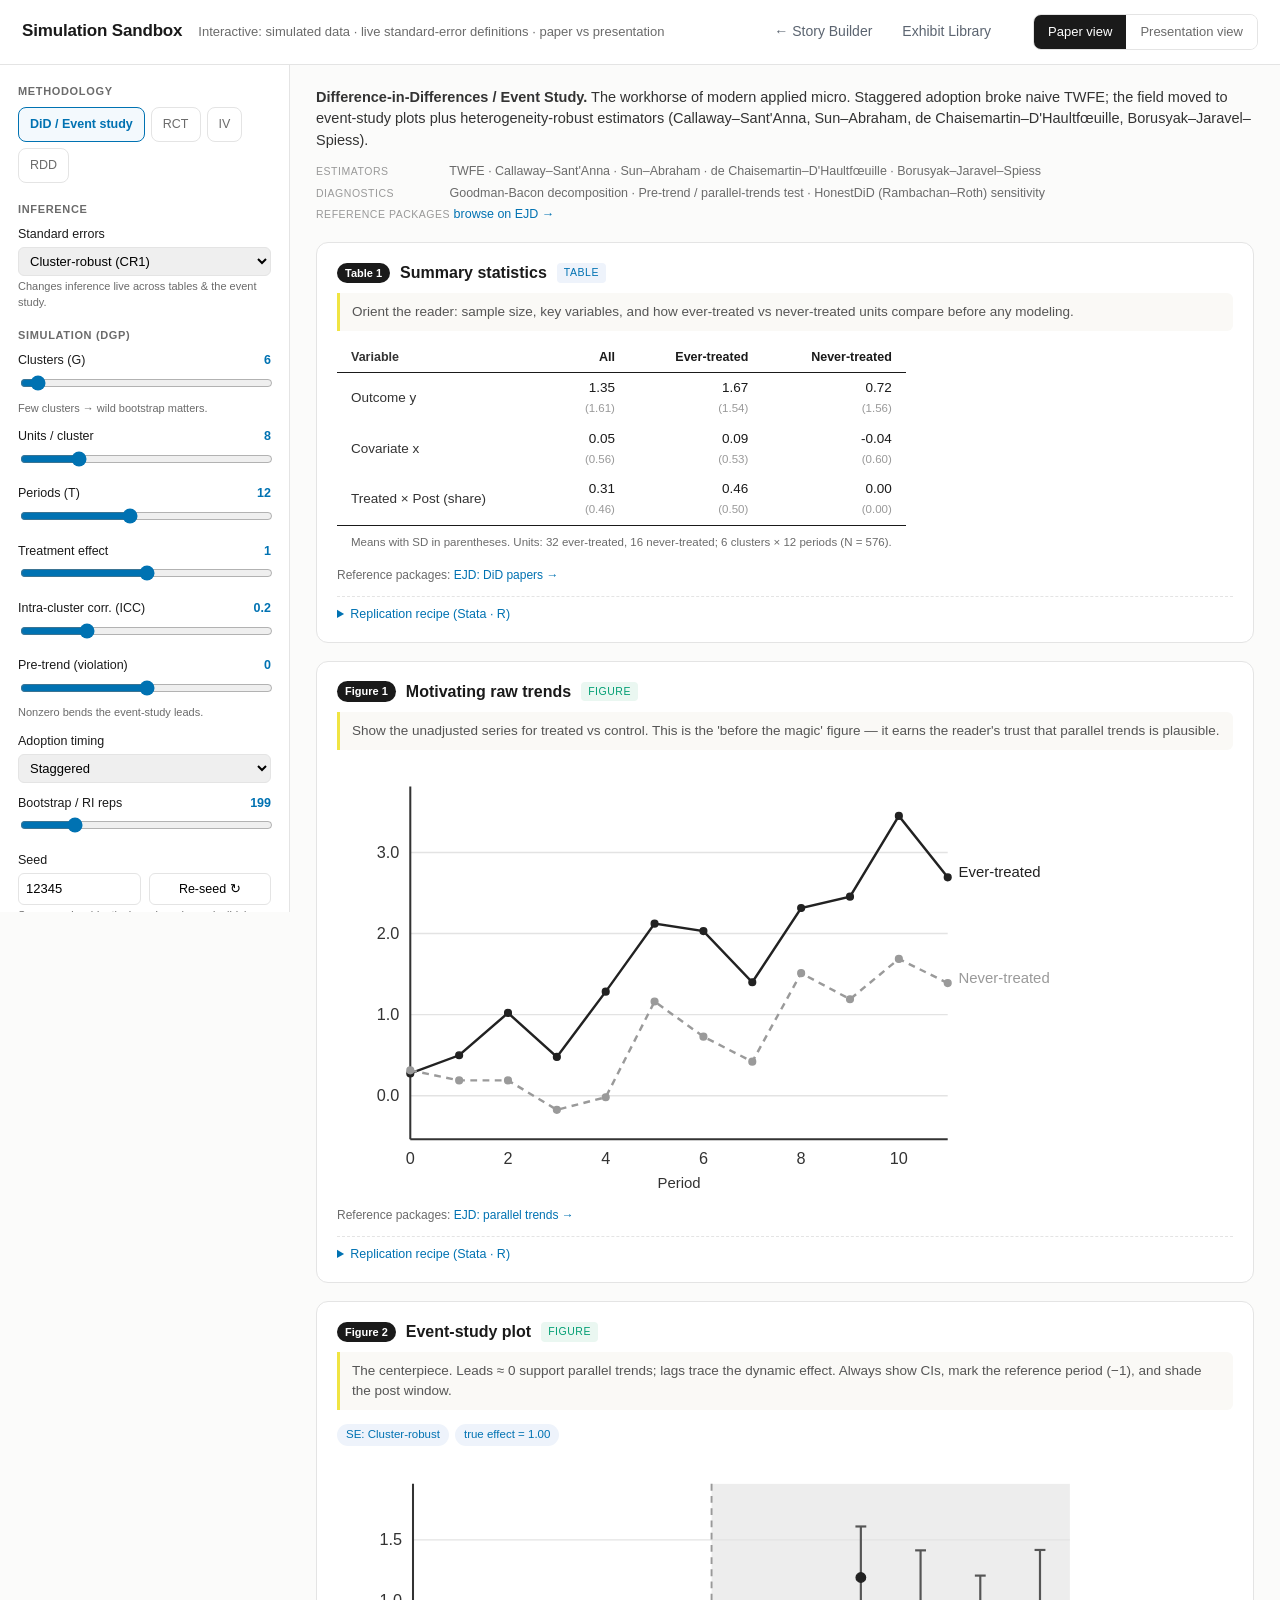
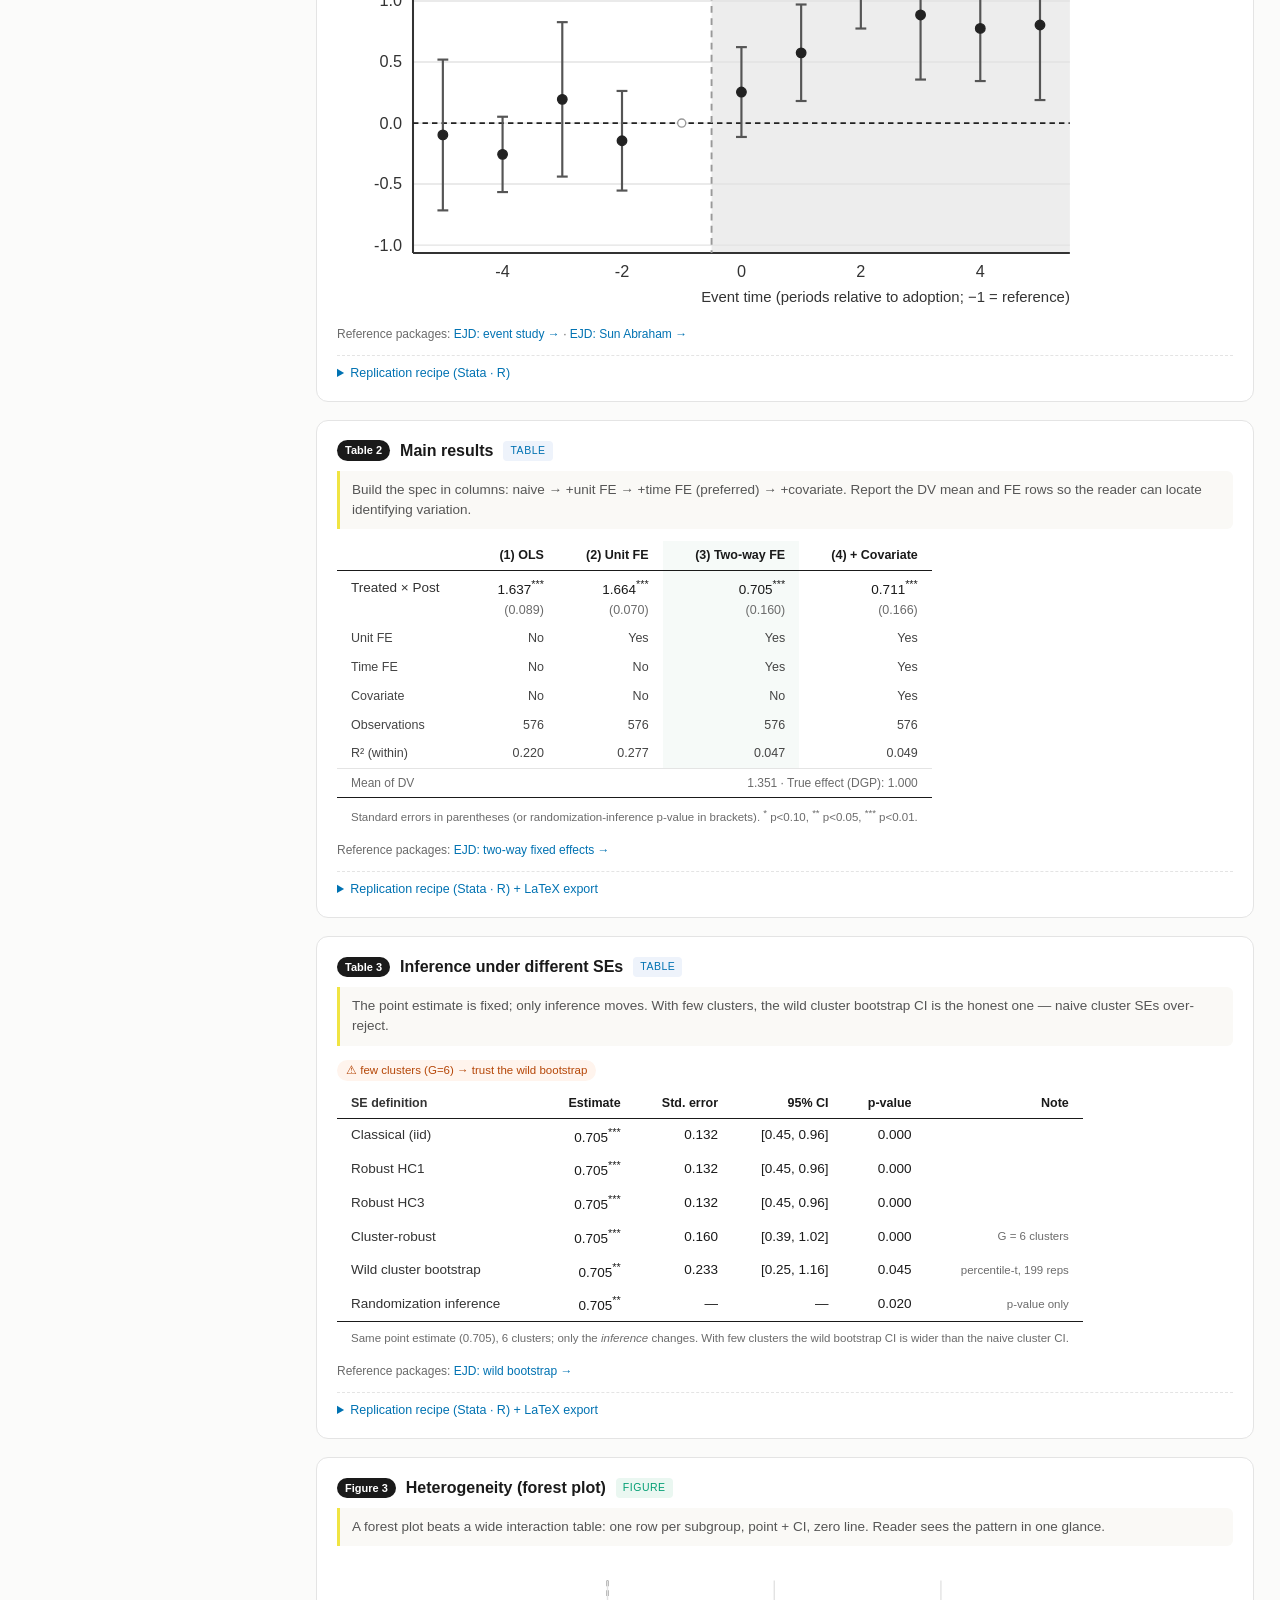
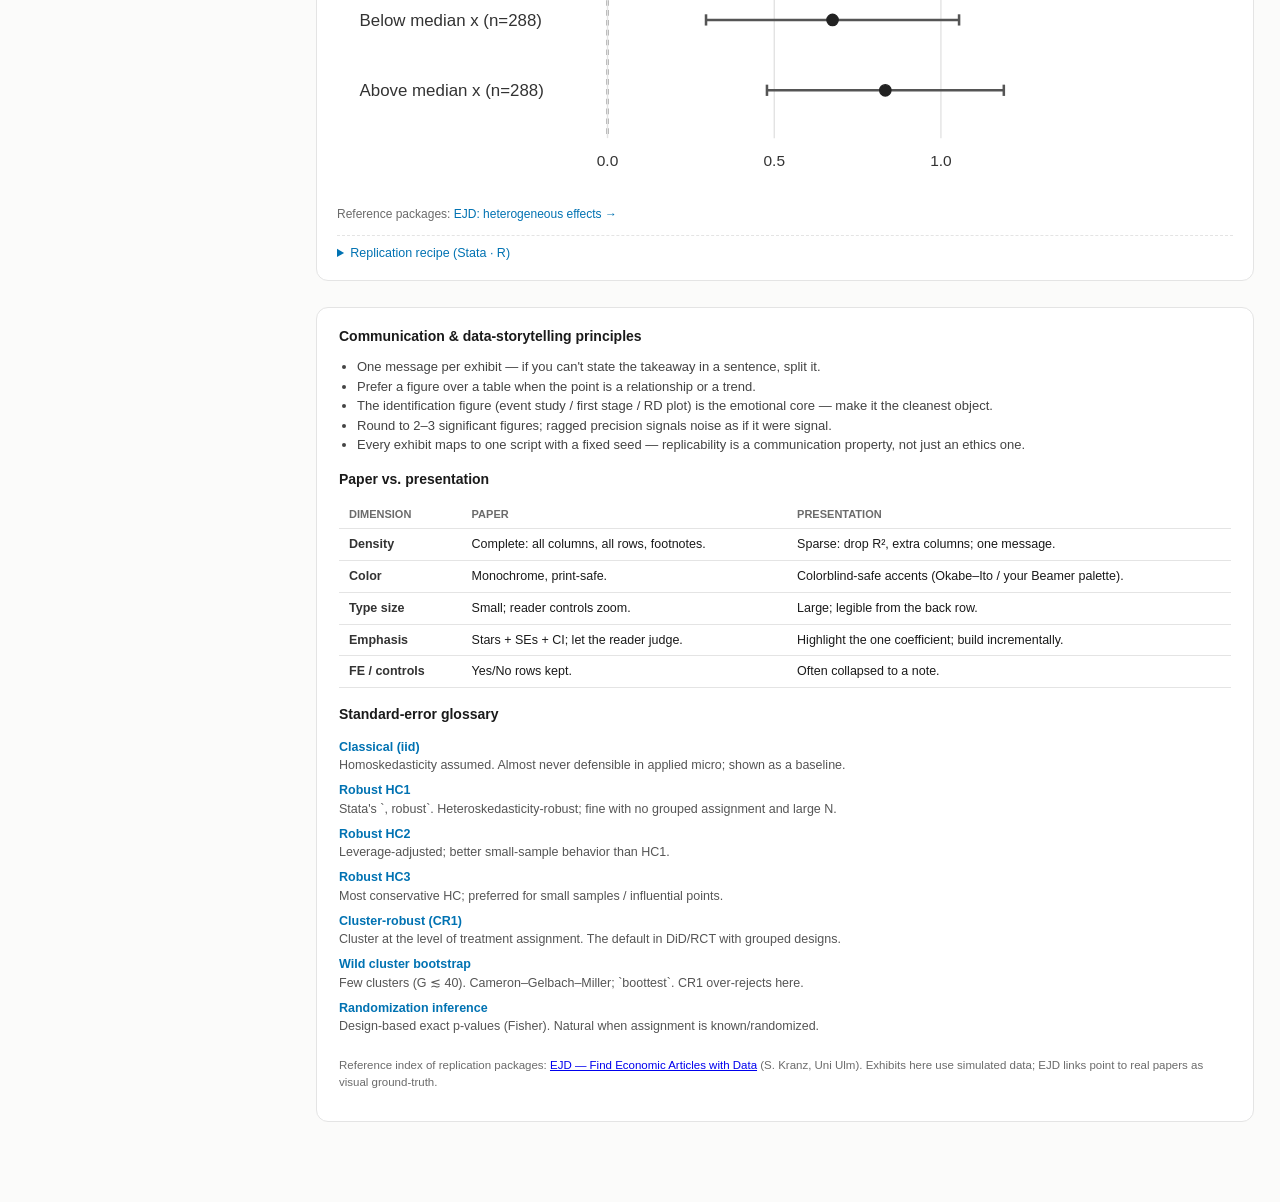
<file: sandbox.html>
<!DOCTYPE html>
<html lang="en">
<head>
  <meta charset="utf-8" />
  <meta name="viewport" content="width=device-width, initial-scale=1" />
  <title>Table &amp; Figure Lab — Applied Economics</title>
  <link rel="stylesheet" href="css/styles.css" />
</head>
<body class="method-did">
  <div class="topbar">
    <h1>Simulation Sandbox</h1>
    <span class="sub">Interactive: simulated data · live standard-error definitions · paper vs presentation</span>
    <span class="spacer"></span>
    <nav class="labnav" style="display:flex;gap:6px;font-size:14px;margin-right:14px">
      <a href="index.html" style="padding:6px 12px;border-radius:8px;color:#5b6470;text-decoration:none">← Story Builder</a>
      <a href="library.html" style="padding:6px 12px;border-radius:8px;color:#5b6470;text-decoration:none">Exhibit Library</a>
    </nav>
    <div class="viewtoggle" role="group" aria-label="View">
      <button data-view="paper" class="active">Paper view</button>
      <button data-view="present">Presentation view</button>
    </div>
  </div>

  <div class="layout">
    <aside class="sidebar">
      <div class="ctrl-group">
        <h2>Methodology</h2>
        <div class="methtabs">
          <button data-method="did" class="active">DiD / Event study</button>
          <button data-method="rct">RCT</button>
          <button data-method="iv">IV</button>
          <button data-method="rdd">RDD</button>
        </div>
      </div>

      <div class="ctrl-group">
        <h2>Inference</h2>
        <div class="ctrl">
          <label for="seMethod">Standard errors</label>
          <select id="seMethod">
            <option value="iid">Classical (iid)</option>
            <option value="HC1">Robust HC1 (Stata , robust)</option>
            <option value="HC2">Robust HC2</option>
            <option value="HC3">Robust HC3</option>
            <option value="cluster" selected>Cluster-robust (CR1)</option>
            <option value="wildboot">Wild cluster bootstrap</option>
            <option value="ri">Randomization inference</option>
          </select>
          <div class="hint">Changes inference live across tables &amp; the event study.</div>
        </div>
      </div>

      <div class="ctrl-group">
        <h2>Simulation (DGP)</h2>
        <div class="ctrl">
          <label for="nClusters">Clusters (G) <span class="val" data-out="nClusters"></span></label>
          <input type="range" id="nClusters" min="4" max="50" step="1" value="6" />
          <div class="hint">Few clusters → wild bootstrap matters.</div>
        </div>
        <div class="ctrl">
          <label for="unitsPerCluster">Units / cluster <span class="val" data-out="unitsPerCluster"></span></label>
          <input type="range" id="unitsPerCluster" min="2" max="30" step="1" value="8" />
        </div>
        <div class="ctrl">
          <label for="T">Periods (T) <span class="val" data-out="T"></span></label>
          <input type="range" id="T" min="6" max="20" step="1" value="12" />
        </div>
        <div class="ctrl">
          <label for="effect">Treatment effect <span class="val" data-out="effect"></span></label>
          <input type="range" id="effect" min="-1" max="3" step="0.1" value="1" />
        </div>
        <div class="ctrl">
          <label for="icc">Intra-cluster corr. (ICC) <span class="val" data-out="icc"></span></label>
          <input type="range" id="icc" min="0" max="0.8" step="0.05" value="0.2" />
        </div>
        <div class="ctrl">
          <label for="preTrend">Pre-trend (violation) <span class="val" data-out="preTrend"></span></label>
          <input type="range" id="preTrend" min="-0.3" max="0.3" step="0.02" value="0" />
          <div class="hint">Nonzero bends the event-study leads.</div>
        </div>
        <div class="ctrl">
          <label for="timing">Adoption timing</label>
          <select id="timing">
            <option value="staggered" selected>Staggered</option>
            <option value="single">Single date</option>
          </select>
        </div>
        <div class="ctrl">
          <label for="reps">Bootstrap / RI reps <span class="val" data-out="reps"></span></label>
          <input type="range" id="reps" min="99" max="599" step="100" value="199" />
        </div>
        <div class="ctrl">
          <label for="seed">Seed</label>
          <div class="row2">
            <input type="number" id="seed" value="12345" />
            <button class="btn" id="reseed">Re-seed ↻</button>
          </div>
          <div class="hint">Same seed → identical numbers (reproducible).</div>
        </div>
      </div>
    </aside>

    <main class="main">
      <div class="methhead">
        <p id="methBlurb"></p>
        <div id="methMeta"></div>
      </div>

      <div id="cards"></div>

      <section class="story-panel">
        <h2>Communication &amp; data-storytelling principles</h2>
        <ul id="storyGeneral"></ul>
        <h2>Paper vs. presentation</h2>
        <table class="pv-table">
          <thead><tr><th>Dimension</th><th>Paper</th><th>Presentation</th></tr></thead>
          <tbody id="pvBody"></tbody>
        </table>
        <h2 style="margin-top:16px">Standard-error glossary</h2>
        <dl class="se-gloss" id="seGloss"></dl>
        <p class="note">Reference index of replication packages:
          <a href="https://ejd.econ.mathematik.uni-ulm.de/" target="_blank" rel="noopener">EJD — Find Economic Articles with Data</a>
          (S. Kranz, Uni Ulm). Exhibits here use simulated data; EJD links point to real papers as visual ground-truth.</p>
      </section>
    </main>
  </div>

  <!-- engine -->
  <script src="js/econ.js"></script>
  <script src="js/dgp.js"></script>
  <script src="js/models.js"></script>
  <script src="js/render.js"></script>
  <script src="js/taxonomy.js"></script>
  <script src="js/app.js"></script>
  <!-- static storytelling content from the taxonomy -->
  <script>
    (function () {
      var T = window.TAXONOMY; if (!T) return;
      document.getElementById("storyGeneral").innerHTML =
        T.storytelling.general.map(function (s) { return "<li>" + s + "</li>"; }).join("");
      document.getElementById("pvBody").innerHTML =
        T.storytelling.paperVsPresent.map(function (r) {
          return "<tr><td>" + r[0] + "</td><td>" + r[1] + "</td><td>" + r[2] + "</td></tr>";
        }).join("");
      document.getElementById("seGloss").innerHTML =
        T.seGlossary.map(function (g) { return "<dt>" + g.label + "</dt><dd>" + g.when + "</dd>"; }).join("");
    })();
  </script>
</body>
</html>
</file>
<file: css/styles.css>
/* ============================================================================
   styles.css — Table & Figure Lab
   Two themes via <body> class: default = "paper", body.present = "presentation".
   Palette mirrors the user's beamer-slides skill (Okabe–Ito, colorblind-safe).
   ========================================================================== */
:root {
  --blue: #0072B2; --green: #009E73; --orange: #D55E00; --yellow: #F0E442;
  --ink: #1a1a1a; --mut: #6b6b6b; --line: #e4e4e4; --bg: #fbfbfa; --card: #ffffff;
  --warn: #b54708; --warnbg: #fff4ed;
  --mono: "SF Mono", "JetBrains Mono", Menlo, Consolas, monospace;
  --sans: -apple-system, BlinkMacSystemFont, "Segoe UI", Roboto, "Helvetica Neue", Arial, sans-serif;
}
* { box-sizing: border-box; }
html, body { margin: 0; }
body { font-family: var(--sans); color: var(--ink); background: var(--bg); font-size: 15px; line-height: 1.5; }

/* ---- top bar ---------------------------------------------------------- */
.topbar { display: flex; align-items: baseline; gap: 16px; flex-wrap: wrap;
  padding: 14px 22px; background: #fff; border-bottom: 1px solid var(--line); position: sticky; top: 0; z-index: 10; }
.topbar h1 { font-size: 17px; margin: 0; font-weight: 650; letter-spacing: -0.01em; }
.topbar .sub { color: var(--mut); font-size: 13px; }
.topbar .spacer { flex: 1; }
.viewtoggle { display: inline-flex; border: 1px solid var(--line); border-radius: 8px; overflow: hidden; }
.viewtoggle button { border: 0; background: #fff; padding: 7px 14px; font: inherit; font-size: 13px; cursor: pointer; color: var(--mut); }
.viewtoggle button.active { background: var(--ink); color: #fff; }

/* ---- layout ----------------------------------------------------------- */
.layout { display: grid; grid-template-columns: 290px 1fr; gap: 0; align-items: start; }
.sidebar { position: sticky; top: 53px; align-self: start; height: calc(100vh - 53px); overflow-y: auto;
  padding: 18px; border-right: 1px solid var(--line); background: #fff; }
.main { padding: 22px 26px 80px; max-width: 1000px; }

/* ---- methodology tabs ------------------------------------------------- */
.methtabs { display: flex; flex-wrap: wrap; gap: 6px; margin-bottom: 18px; }
.methtabs button { border: 1px solid var(--line); background: #fff; border-radius: 8px; padding: 7px 11px;
  font: inherit; font-size: 12.5px; cursor: pointer; color: var(--mut); }
.methtabs button.active { border-color: var(--blue); color: var(--blue); background: #f3f9fd; font-weight: 600; }

/* ---- controls --------------------------------------------------------- */
.ctrl-group { margin-bottom: 16px; }
.ctrl-group h2 { font-size: 11px; text-transform: uppercase; letter-spacing: 0.06em; color: var(--mut); margin: 0 0 8px; }
.ctrl { margin-bottom: 11px; }
.ctrl label { display: flex; justify-content: space-between; font-size: 12.5px; margin-bottom: 3px; }
.ctrl label .val { color: var(--blue); font-variant-numeric: tabular-nums; font-weight: 600; }
.ctrl input[type=range] { width: 100%; accent-color: var(--blue); }
.ctrl input[type=number], .ctrl select { width: 100%; padding: 5px 7px; border: 1px solid var(--line); border-radius: 6px; font: inherit; font-size: 13px; }
.ctrl .hint { font-size: 11px; color: var(--mut); margin-top: 2px; }
.row2 { display: grid; grid-template-columns: 1fr 1fr; gap: 8px; }
.btn { border: 1px solid var(--line); background: #fff; border-radius: 6px; padding: 6px 10px; font: inherit; font-size: 12.5px; cursor: pointer; }
.btn:hover { background: #f4f4f4; }

/* ---- methodology header ---------------------------------------------- */
.methhead { margin-bottom: 18px; }
#methBlurb { font-size: 14.5px; color: #333; margin: 0 0 10px; }
#methMeta { font-size: 12.5px; color: var(--mut); display: grid; gap: 3px; }
#methMeta .ml { display: inline-block; min-width: 130px; color: #999; text-transform: uppercase; font-size: 10.5px; letter-spacing: 0.05em; }
#methMeta a { color: var(--blue); text-decoration: none; }

/* ---- cards ------------------------------------------------------------ */
.card { background: var(--card); border: 1px solid var(--line); border-radius: 12px; padding: 18px 20px; margin-bottom: 18px; }
.card-h { display: flex; align-items: center; gap: 10px; margin-bottom: 8px; }
.card-h > div { display: flex; align-items: center; gap: 10px; }
.card-h .pos { font-size: 11px; font-weight: 700; color: #fff; background: var(--ink); padding: 2px 8px; border-radius: 20px; }
.card-h h3 { font-size: 16px; margin: 0; font-weight: 640; }
.typ { font-size: 10.5px; text-transform: uppercase; letter-spacing: 0.05em; padding: 2px 7px; border-radius: 4px; }
.typ.table { background: #eef3fb; color: var(--blue); }
.typ.figure { background: #eaf7f1; color: var(--green); }
.story { font-size: 13.5px; color: #555; background: #faf9f6; border-left: 3px solid var(--yellow); padding: 9px 12px; border-radius: 0 6px 6px 0; margin-bottom: 12px; }
.exhibit { overflow-x: auto; }
.badges { margin-bottom: 8px; }
.badge { display: inline-block; font-size: 11.5px; background: #eef3fb; color: var(--blue); padding: 2px 9px; border-radius: 20px; margin-right: 6px; }
.badge.warn { background: var(--warnbg); color: var(--warn); }
.ejd { font-size: 12px; color: var(--mut); margin-top: 10px; }
.ejd a { color: var(--blue); text-decoration: none; }
.inline-est { font-size: 13.5px; margin: 10px 0 0; }
.computing { color: var(--mut); padding: 40px; text-align: center; font-style: italic; }
.err { color: var(--orange); font-family: var(--mono); font-size: 12.5px; }

/* ---- econ tables (booktabs look) ------------------------------------- */
.econ-table { border-collapse: collapse; font-variant-numeric: tabular-nums; font-size: 13.5px; min-width: 360px; }
.econ-table th, .econ-table td { padding: 5px 14px; text-align: right; }
.econ-table th:first-child, .econ-table td.vn { text-align: left; color: #333; }
.econ-table thead th { border-bottom: 1.4px solid var(--ink); font-weight: 600; font-size: 12.5px; }
.econ-table tbody { border-bottom: 1.4px solid var(--ink); }
.econ-table .serow td { color: var(--mut); padding-top: 0; font-size: 12.5px; }
.econ-table .coefrow td { padding-bottom: 1px; }
.econ-table .ferow td { font-size: 12.5px; color: #444; }
.econ-table .dvmean td { font-size: 12px; color: var(--mut); border-top: 1px solid var(--line); }
.econ-table tfoot .note, .note { font-size: 11.5px; color: var(--mut); text-align: left; font-weight: 400; padding-top: 8px; }
.econ-table .sd { color: #999; font-size: 11.5px; }
.econ-table .st { color: var(--ink); font-size: 0.8em; }
.econ-table td.warn { color: var(--warn); font-weight: 600; background: var(--warnbg); }
.econ-table .pref { background: #f6faf8; }

/* ---- figures ---------------------------------------------------------- */
.econ-fig { width: 100%; height: auto; max-width: 760px; display: block; }

/* ---- recipe / export -------------------------------------------------- */
.recipe { margin-top: 12px; border-top: 1px dashed var(--line); padding-top: 8px; }
.recipe summary { font-size: 12.5px; color: var(--blue); cursor: pointer; }
.reci { display: grid; grid-template-columns: 1fr 1fr; gap: 12px; margin-top: 8px; }
.reci .ml, .ltx .ml { font-size: 10.5px; text-transform: uppercase; letter-spacing: 0.05em; color: #999; }
.recipe pre { background: #1e1e1e; color: #e8e8e8; padding: 10px 12px; border-radius: 7px; font-family: var(--mono); font-size: 11.5px; overflow-x: auto; margin: 4px 0 0; white-space: pre; }
.ltx { margin-top: 12px; }
.ltx-h { display: flex; justify-content: space-between; align-items: center; }
.ltx .copy { border: 1px solid var(--line); background: #fff; border-radius: 5px; padding: 3px 9px; font: inherit; font-size: 11.5px; cursor: pointer; }
.ltx .copy:hover { background: #f2f2f2; }

/* ---- storytelling footer panel --------------------------------------- */
.story-panel { margin-top: 26px; background: #fff; border: 1px solid var(--line); border-radius: 12px; padding: 18px 22px; }
.story-panel h2 { font-size: 14px; margin: 0 0 10px; }
.story-panel ul { margin: 0 0 14px; padding-left: 18px; font-size: 13px; color: #444; }
.pv-table { width: 100%; border-collapse: collapse; font-size: 12.5px; }
.pv-table th, .pv-table td { text-align: left; padding: 6px 10px; border-bottom: 1px solid var(--line); vertical-align: top; }
.pv-table th { color: var(--mut); font-weight: 600; font-size: 11px; text-transform: uppercase; }
.pv-table td:first-child { font-weight: 600; color: #333; }
.se-gloss { font-size: 12.5px; }
.se-gloss dt { font-weight: 600; color: var(--blue); margin-top: 6px; }
.se-gloss dd { margin: 0 0 2px; color: #555; }

/* ====================================================================== *
 *  PRESENTATION THEME
 * ====================================================================== */
body.present { background: #f4f6f9; }
body.present .main { max-width: 1080px; }
body.present .card { box-shadow: 0 2px 14px rgba(0,0,0,0.05); border-color: #dde3ea; }
body.present .card-h h3 { font-size: 21px; }
body.present .card-h .pos { background: var(--blue); }
body.present .story { font-size: 15px; border-left-color: var(--green); background: #f0f8f4; }
body.present .econ-table { font-size: 16px; }
body.present .econ-table .pref { background: #eaf3fb; box-shadow: inset 0 0 0 2px var(--blue); }
body.present .econ-table .coefrow .pref { color: var(--blue); font-weight: 700; }
body.present .econ-table thead th { border-bottom-color: var(--blue); }
body.present .econ-table tbody { border-bottom-color: var(--blue); }
body.present .badge { font-size: 13px; }
body.present .typ.table { background: var(--blue); color: #fff; }
body.present .typ.figure { background: var(--green); color: #fff; }

@media (max-width: 820px) {
  .layout { grid-template-columns: 1fr; }
  .sidebar { position: static; height: auto; border-right: 0; border-bottom: 1px solid var(--line); }
  .reci { grid-template-columns: 1fr; }
}
</file>
